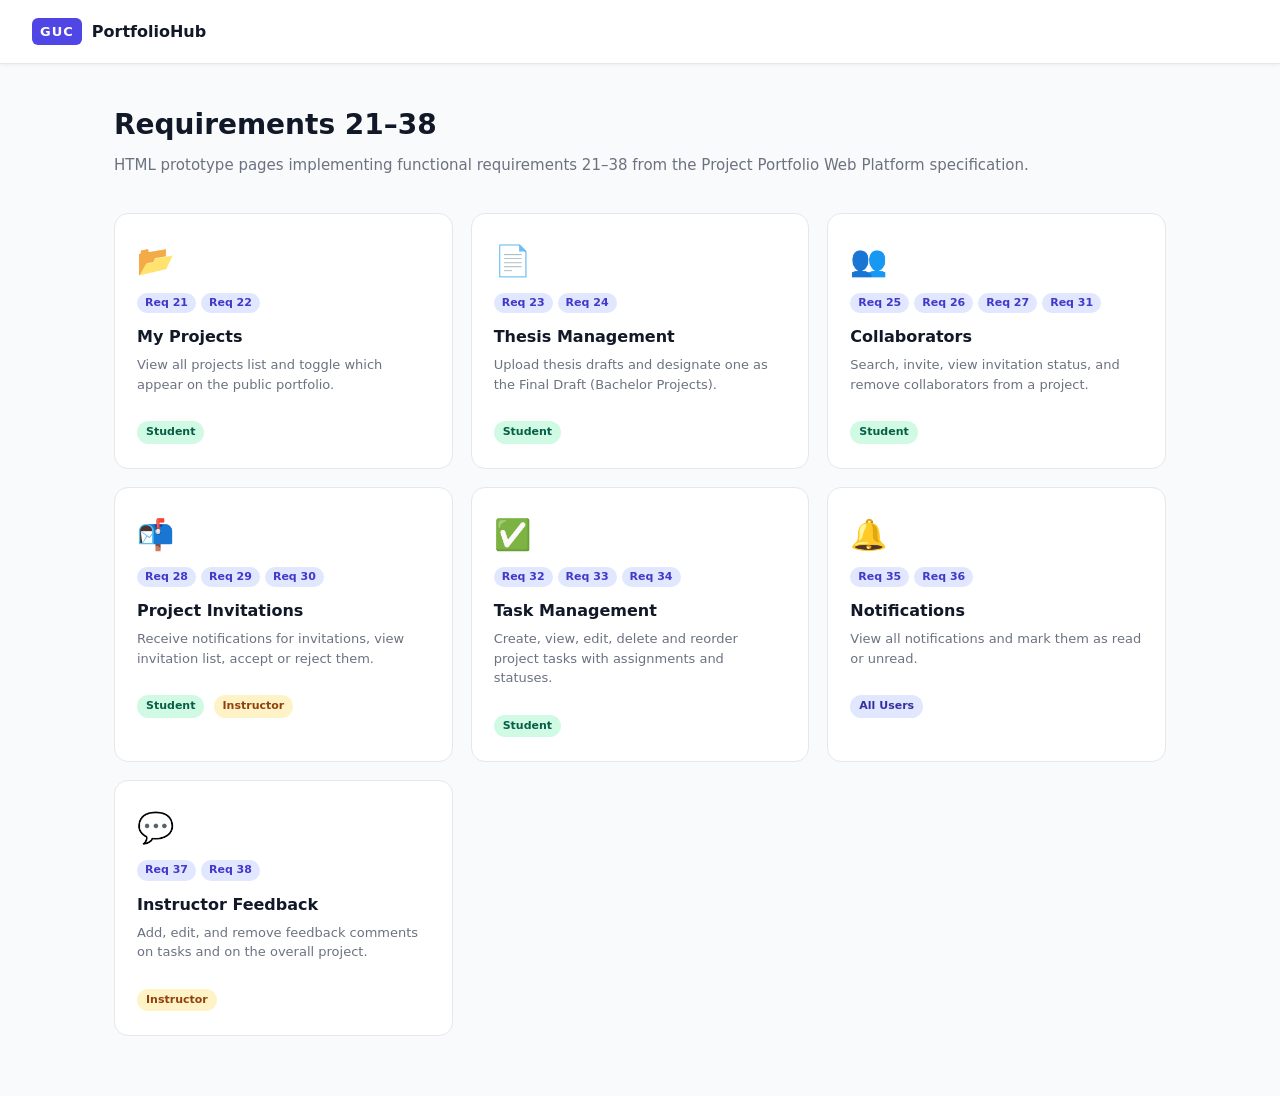
<file: requirements-html/index.html>
<!DOCTYPE html>
<html lang="en">
<head>
<meta charset="UTF-8" />
<meta name="viewport" content="width=device-width, initial-scale=1.0" />
<title>GUC PortfolioHub — Requirements 21–38</title>
<style>
  *,*::before,*::after{box-sizing:border-box}
  body{margin:0;font-family:system-ui,'Segoe UI',Roboto,sans-serif;font-size:16px;line-height:1.5;color:#111827;background:#f9fafb;-webkit-font-smoothing:antialiased}
  .navbar{display:flex;align-items:center;justify-content:space-between;padding:0 32px;height:64px;background:#fff;border-bottom:1px solid #e5e7eb;position:sticky;top:0;z-index:100;box-shadow:0 1px 4px rgba(0,0,0,.06)}
  .navbar__brand{display:flex;align-items:center;gap:10px;text-decoration:none}
  .navbar__logo{background:#4f46e5;color:#fff;font-weight:700;font-size:13px;padding:4px 8px;border-radius:6px;letter-spacing:1px}
  .navbar__title{font-weight:600;font-size:16px;color:#111827}
  .page{max-width:1100px;margin:0 auto;padding:40px 24px 60px}
  h1{font-size:28px;font-weight:700;color:#111827;margin:0 0 8px}
  .sub{font-size:15px;color:#6b7280;margin:0 0 36px}
  .grid{display:grid;grid-template-columns:repeat(auto-fill,minmax(280px,1fr));gap:18px}
  .card{background:#fff;border:1px solid #e5e7eb;border-radius:14px;padding:24px 22px;text-decoration:none;color:inherit;transition:box-shadow .15s,transform .1s;display:block}
  .card:hover{box-shadow:0 4px 20px rgba(0,0,0,.09);transform:translateY(-2px)}
  .card__reqs{display:flex;flex-wrap:wrap;gap:5px;margin-bottom:12px}
  .badge{font-size:11px;font-weight:600;background:#e0e7ff;color:#4338ca;padding:2px 8px;border-radius:99px}
  .card h3{font-size:16px;font-weight:600;color:#111827;margin:0 0 6px}
  .card p{font-size:13px;color:#6b7280;margin:0}
  .card__icon{font-size:30px;margin-bottom:10px}
  .tag{display:inline-block;font-size:11px;font-weight:600;padding:3px 9px;border-radius:99px;margin-right:4px}
  .tag--student{background:#d1fae5;color:#065f46}
  .tag--instructor{background:#fef3c7;color:#92400e}
  .tag--all{background:#e0e7ff;color:#3730a3}
</style>
</head>
<body>
<nav class="navbar">
  <a href="index.html" class="navbar__brand">
    <span class="navbar__logo">GUC</span>
    <span class="navbar__title">PortfolioHub</span>
  </a>
</nav>
<div class="page">
  <h1>Requirements 21–38</h1>
  <p class="sub">HTML prototype pages implementing functional requirements 21–38 from the Project Portfolio Web Platform specification.</p>
  <div class="grid">

    <a href="student-projects.html" class="card">
      <div class="card__icon">📂</div>
      <div class="card__reqs">
        <span class="badge">Req 21</span>
        <span class="badge">Req 22</span>
      </div>
      <h3>My Projects</h3>
      <p>View all projects list and toggle which appear on the public portfolio.</p>
      <br><span class="tag tag--student">Student</span>
    </a>

    <a href="thesis.html" class="card">
      <div class="card__icon">📄</div>
      <div class="card__reqs">
        <span class="badge">Req 23</span>
        <span class="badge">Req 24</span>
      </div>
      <h3>Thesis Management</h3>
      <p>Upload thesis drafts and designate one as the Final Draft (Bachelor Projects).</p>
      <br><span class="tag tag--student">Student</span>
    </a>

    <a href="collaborators.html" class="card">
      <div class="card__icon">👥</div>
      <div class="card__reqs">
        <span class="badge">Req 25</span>
        <span class="badge">Req 26</span>
        <span class="badge">Req 27</span>
        <span class="badge">Req 31</span>
      </div>
      <h3>Collaborators</h3>
      <p>Search, invite, view invitation status, and remove collaborators from a project.</p>
      <br><span class="tag tag--student">Student</span>
    </a>

    <a href="invitations.html" class="card">
      <div class="card__icon">📬</div>
      <div class="card__reqs">
        <span class="badge">Req 28</span>
        <span class="badge">Req 29</span>
        <span class="badge">Req 30</span>
      </div>
      <h3>Project Invitations</h3>
      <p>Receive notifications for invitations, view invitation list, accept or reject them.</p>
      <br><span class="tag tag--student">Student</span>
      <span class="tag tag--instructor">Instructor</span>
    </a>

    <a href="tasks.html" class="card">
      <div class="card__icon">✅</div>
      <div class="card__reqs">
        <span class="badge">Req 32</span>
        <span class="badge">Req 33</span>
        <span class="badge">Req 34</span>
      </div>
      <h3>Task Management</h3>
      <p>Create, view, edit, delete and reorder project tasks with assignments and statuses.</p>
      <br><span class="tag tag--student">Student</span>
    </a>

    <a href="notifications.html" class="card">
      <div class="card__icon">🔔</div>
      <div class="card__reqs">
        <span class="badge">Req 35</span>
        <span class="badge">Req 36</span>
      </div>
      <h3>Notifications</h3>
      <p>View all notifications and mark them as read or unread.</p>
      <br><span class="tag tag--all">All Users</span>
    </a>

    <a href="instructor-feedback.html" class="card">
      <div class="card__icon">💬</div>
      <div class="card__reqs">
        <span class="badge">Req 37</span>
        <span class="badge">Req 38</span>
      </div>
      <h3>Instructor Feedback</h3>
      <p>Add, edit, and remove feedback comments on tasks and on the overall project.</p>
      <br><span class="tag tag--instructor">Instructor</span>
    </a>

  </div>
</div>
</body>
</html>
</file>
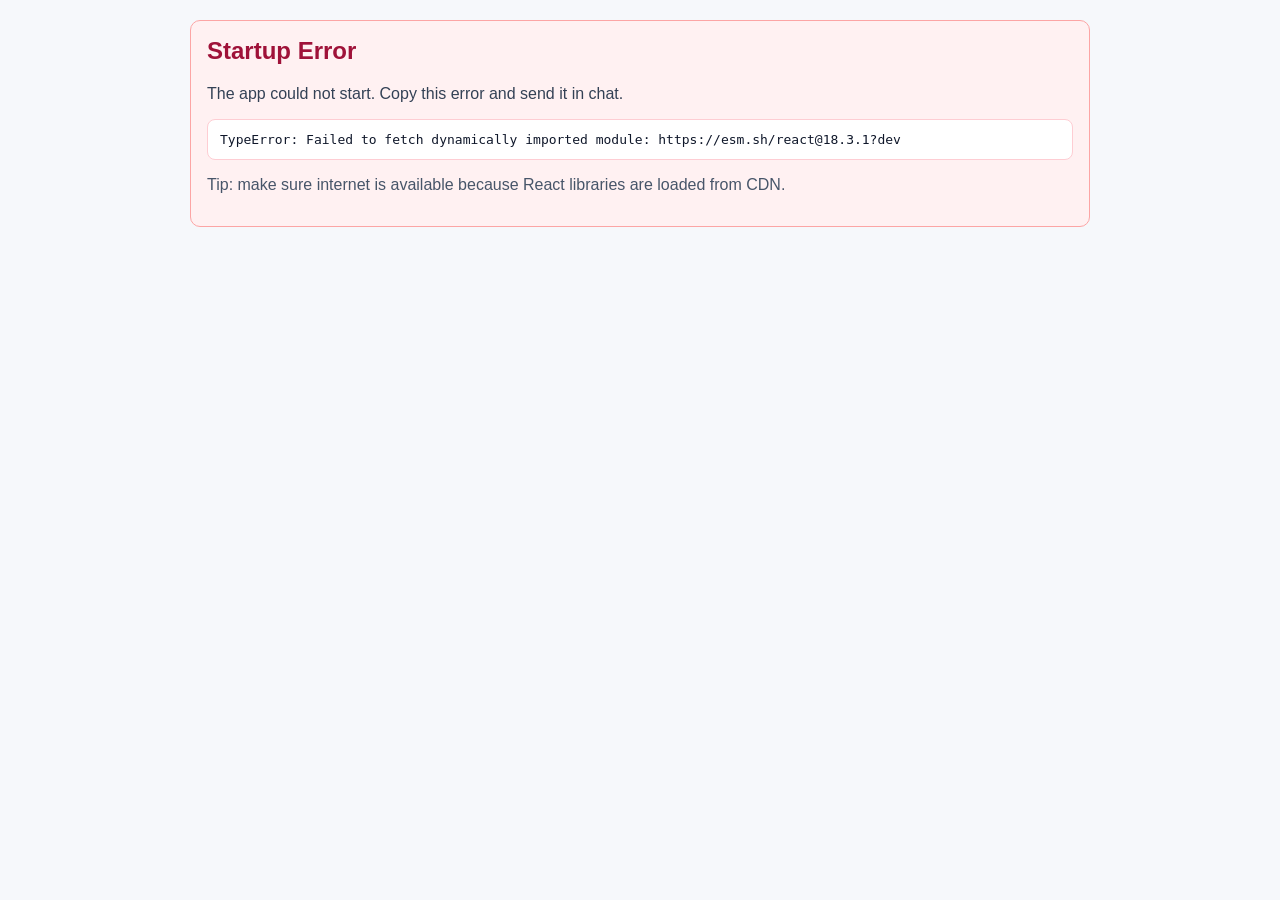
<file: SE/index.html>
<!doctype html>
<html lang="en">
  <head>
    <meta charset="UTF-8" />
    <meta name="viewport" content="width=device-width, initial-scale=1.0" />
    <title>GUC Project Portfolio - MS2</title>
    <link rel="stylesheet" href="./src/styles.css" />
    <script type="importmap">
      {
        "imports": {
          "react": "https://esm.sh/react@18.3.1?dev",
          "react-dom/client": "https://esm.sh/react-dom@18.3.1/client?dev&deps=react@18.3.1",
          "react-router-dom": "https://esm.sh/react-router-dom@6.30.1?dev&deps=react@18.3.1,react-dom@18.3.1",
          "htm": "https://esm.sh/htm@3.1.1"
        }
      }
    </script>
  </head>
  <body>
    <div id="root"></div>
    <script type="module" src="./src/main.js"></script>
  </body>
</html>
</file>
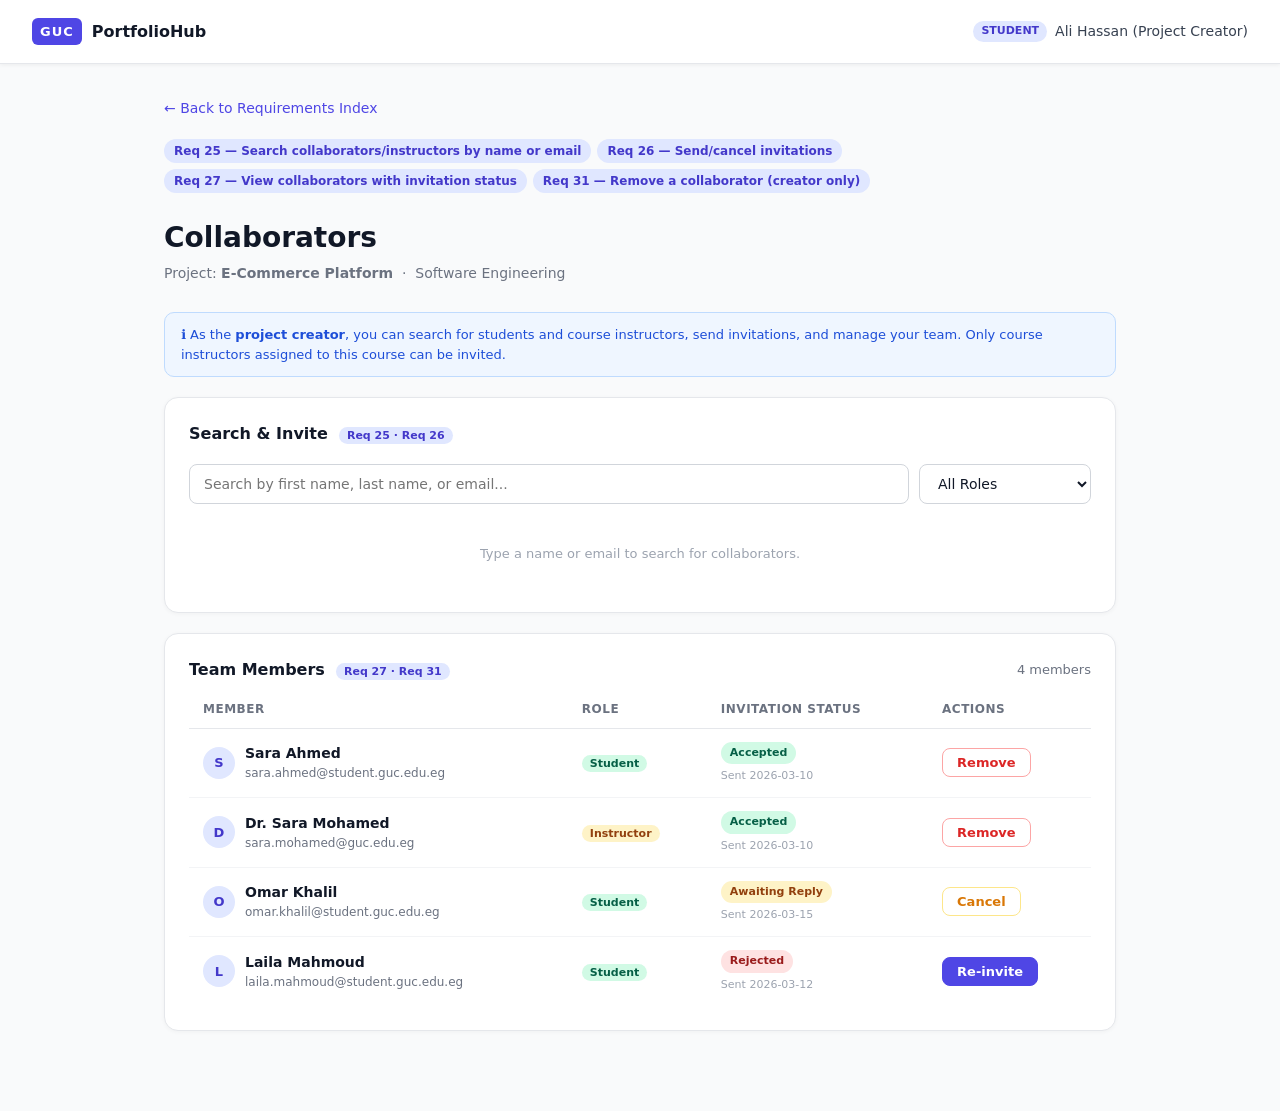
<file: requirements-html/collaborators.html>
<!DOCTYPE html>
<html lang="en">
<head>
<meta charset="UTF-8" />
<meta name="viewport" content="width=device-width, initial-scale=1.0" />
<title>Collaborators — GUC PortfolioHub</title>
<style>
  *,*::before,*::after{box-sizing:border-box}
  body{margin:0;font-family:system-ui,'Segoe UI',Roboto,sans-serif;font-size:16px;line-height:1.5;color:#111827;background:#f9fafb;-webkit-font-smoothing:antialiased}
  .navbar{display:flex;align-items:center;justify-content:space-between;padding:0 32px;height:64px;background:#fff;border-bottom:1px solid #e5e7eb;position:sticky;top:0;z-index:100;box-shadow:0 1px 4px rgba(0,0,0,.06)}
  .navbar__brand{display:flex;align-items:center;gap:10px;text-decoration:none}
  .navbar__logo{background:#4f46e5;color:#fff;font-weight:700;font-size:13px;padding:4px 8px;border-radius:6px;letter-spacing:1px}
  .navbar__title{font-weight:600;font-size:16px;color:#111827}
  .navbar__badge{font-size:11px;font-weight:600;text-transform:uppercase;padding:2px 8px;border-radius:99px;background:#e0e7ff;color:#4338ca}
  .navbar__name{font-size:14px;font-weight:500;color:#374151}
  .page{max-width:1000px;margin:0 auto;padding:32px 24px 60px}
  .back{display:inline-flex;align-items:center;gap:6px;font-size:14px;color:#4f46e5;text-decoration:none;font-weight:500;margin-bottom:20px}
  .back:hover{text-decoration:underline}
  .req-tags{display:flex;gap:6px;flex-wrap:wrap;margin-bottom:24px}
  .req-tag{font-size:12px;font-weight:600;background:#e0e7ff;color:#4338ca;padding:3px 10px;border-radius:99px}
  .dash-header{margin-bottom:28px}
  .dash-title{font-size:28px;font-weight:700;color:#111827;margin:0 0 4px}
  .dash-sub{font-size:14px;color:#6b7280;margin:0}
  .btn{display:inline-flex;align-items:center;justify-content:center;gap:6px;padding:10px 20px;border-radius:8px;font-size:14px;font-weight:600;cursor:pointer;border:1.5px solid transparent;transition:all .15s;font-family:inherit}
  .btn--primary{background:#4f46e5;color:#fff;border-color:#4f46e5}
  .btn--primary:hover{background:#4338ca}
  .btn--outline{background:#fff;color:#374151;border-color:#d1d5db}
  .btn--outline:hover{background:#f9fafb}
  .btn--danger{background:#fff;color:#dc2626;border-color:#fca5a5}
  .btn--danger:hover{background:#fee2e2}
  .btn--warn{background:#fff;color:#d97706;border-color:#fde68a}
  .btn--warn:hover{background:#fffbeb}
  .btn--sm{padding:6px 14px;font-size:13px}
  .card{background:#fff;border:1px solid #e5e7eb;border-radius:14px;padding:24px;box-shadow:0 1px 4px rgba(0,0,0,.04);margin-bottom:20px}
  .card-header-row{display:flex;align-items:center;justify-content:space-between;margin-bottom:18px;flex-wrap:wrap;gap:10px}
  .card-title{font-size:16px;font-weight:600;color:#111827;margin:0}
  /* Search */
  .search-row{display:flex;gap:10px;margin-bottom:16px;flex-wrap:wrap}
  .search-input{flex:1;min-width:200px;border:1.5px solid #d1d5db;border-radius:8px;padding:10px 14px;font-size:14px;color:#111827;outline:none;font-family:inherit;transition:border-color .15s}
  .search-input:focus{border-color:#6366f1;box-shadow:0 0 0 3px rgba(99,102,241,.1)}
  .search-select{border:1.5px solid #d1d5db;border-radius:8px;padding:10px 14px;font-size:14px;color:#111827;outline:none;font-family:inherit;background:#fff}
  /* User result card */
  .user-result{display:flex;align-items:center;justify-content:space-between;padding:12px 0;border-bottom:1px solid #f3f4f6;gap:10px;flex-wrap:wrap}
  .user-result:last-child{border-bottom:none}
  .user-avatar{width:38px;height:38px;border-radius:50%;background:#e0e7ff;display:flex;align-items:center;justify-content:center;font-weight:700;font-size:15px;color:#4338ca;flex-shrink:0}
  .user-info{flex:1;min-width:0}
  .user-name{font-weight:600;color:#111827;font-size:14px}
  .user-email{font-size:12px;color:#6b7280}
  .user-role-tag{font-size:11px;font-weight:600;padding:2px 8px;border-radius:99px}
  .role--student{background:#d1fae5;color:#065f46}
  .role--instructor{background:#fef3c7;color:#92400e}
  /* Collaborator table */
  .collab-table{width:100%;border-collapse:collapse}
  .collab-table th{text-align:left;font-size:12px;font-weight:600;text-transform:uppercase;letter-spacing:.5px;color:#6b7280;padding:0 14px 10px;border-bottom:1px solid #e5e7eb}
  .collab-table td{padding:12px 14px;border-bottom:1px solid #f3f4f6;vertical-align:middle;font-size:14px}
  .collab-table tr:last-child td{border-bottom:none}
  /* Status badges */
  .status{display:inline-block;font-size:11px;font-weight:600;padding:3px 9px;border-radius:99px}
  .status--accepted{background:#d1fae5;color:#065f46}
  .status--rejected{background:#fee2e2;color:#991b1b}
  .status--pending{background:#fef3c7;color:#92400e}
  .status--unsent{background:#f3f4f6;color:#6b7280}
  .no-results{text-align:center;padding:24px;color:#9ca3af;font-size:13px}
  /* Toast */
  .toast{position:fixed;bottom:24px;right:24px;padding:12px 20px;border-radius:10px;font-size:14px;font-weight:500;box-shadow:0 4px 16px rgba(0,0,0,.12);z-index:999;transform:translateY(80px);opacity:0;transition:all .3s}
  .toast.show{transform:translateY(0);opacity:1}
  .toast--success{background:#10b981;color:#fff}
  .toast--info{background:#3b82f6;color:#fff}
  .toast--warn{background:#f59e0b;color:#fff}
  .actions-row{display:flex;gap:6px}
  .info-banner{background:#eff6ff;border:1px solid #bfdbfe;border-radius:10px;padding:12px 16px;font-size:13px;color:#1d4ed8;margin-bottom:20px}
</style>
</head>
<body>
<nav class="navbar">
  <a href="index.html" class="navbar__brand">
    <span class="navbar__logo">GUC</span>
    <span class="navbar__title">PortfolioHub</span>
  </a>
  <div style="display:flex;align-items:center;gap:8px">
    <span class="navbar__badge">Student</span>
    <span class="navbar__name">Ali Hassan (Project Creator)</span>
  </div>
</nav>

<div class="page">
  <a href="index.html" class="back">← Back to Requirements Index</a>

  <div class="req-tags">
    <span class="req-tag">Req 25 — Search collaborators/instructors by name or email</span>
    <span class="req-tag">Req 26 — Send/cancel invitations</span>
    <span class="req-tag">Req 27 — View collaborators with invitation status</span>
    <span class="req-tag">Req 31 — Remove a collaborator (creator only)</span>
  </div>

  <div class="dash-header">
    <h1 class="dash-title">Collaborators</h1>
    <p class="dash-sub">Project: <strong>E-Commerce Platform</strong> &nbsp;·&nbsp; Software Engineering</p>
  </div>

  <div class="info-banner">
    ℹ️ As the <strong>project creator</strong>, you can search for students and course instructors, send invitations, and manage your team. Only course instructors assigned to this course can be invited.
  </div>

  <!-- Search (Req 25) -->
  <div class="card">
    <div class="card-header-row">
      <h2 class="card-title">Search & Invite &nbsp;<span style="font-size:11px;background:#e0e7ff;color:#4338ca;padding:2px 8px;border-radius:99px">Req 25 · Req 26</span></h2>
    </div>
    <div class="search-row">
      <input class="search-input" id="searchInput" type="text" placeholder="Search by first name, last name, or email..." oninput="filterUsers()">
      <select class="search-select" id="roleFilter" onchange="filterUsers()">
        <option value="">All Roles</option>
        <option value="student">Student</option>
        <option value="instructor">Course Instructor</option>
      </select>
    </div>
    <div id="searchResults"></div>
  </div>

  <!-- Current collaborators (Req 27 + Req 31) -->
  <div class="card">
    <div class="card-header-row">
      <h2 class="card-title">Team Members &nbsp;<span style="font-size:11px;background:#e0e7ff;color:#4338ca;padding:2px 8px;border-radius:99px">Req 27 · Req 31</span></h2>
      <span style="font-size:13px;color:#6b7280" id="memberCount"></span>
    </div>
    <table class="collab-table">
      <thead>
        <tr>
          <th>Member</th>
          <th>Role</th>
          <th>Invitation Status</th>
          <th>Actions</th>
        </tr>
      </thead>
      <tbody id="collabTbody"></tbody>
    </table>
    <div id="emptyCollab" style="text-align:center;padding:32px;color:#9ca3af;display:none">
      <div style="font-size:32px;margin-bottom:8px">👥</div>
      <div style="font-weight:600">No team members yet</div>
      <div style="font-size:13px">Search and invite collaborators above.</div>
    </div>
  </div>
</div>

<div class="toast" id="toast"></div>

<script>
const ALL_USERS = [
  {id:'s2',role:'student',firstName:'Sara',lastName:'Ahmed',email:'sara.ahmed@student.guc.edu.eg'},
  {id:'s3',role:'student',firstName:'Omar',lastName:'Khalil',email:'omar.khalil@student.guc.edu.eg'},
  {id:'s4',role:'student',firstName:'Laila',lastName:'Mahmoud',email:'laila.mahmoud@student.guc.edu.eg'},
  {id:'s5',role:'student',firstName:'Hassan',lastName:'Ibrahim',email:'hassan.ibrahim@student.guc.edu.eg'},
  {id:'i1',role:'instructor',firstName:'Dr. Sara',lastName:'Mohamed',email:'sara.mohamed@guc.edu.eg'},
  {id:'i2',role:'instructor',firstName:'Dr. Karim',lastName:'Abdelaziz',email:'karim.abdelaziz@guc.edu.eg'},
  {id:'i3',role:'instructor',firstName:'Dr. Aya',lastName:'Salama',email:'aya.salama@guc.edu.eg'},
];

let invitations = [
  {userId:'s2',status:'accepted',sentAt:'2026-03-10'},
  {userId:'i1',status:'accepted',sentAt:'2026-03-10'},
  {userId:'s3',status:'pending',sentAt:'2026-03-15'},
  {userId:'s4',status:'rejected',sentAt:'2026-03-12'},
];

function getStatus(userId){
  const inv = invitations.find(i=>i.userId===userId);
  return inv?inv.status:null;
}

function filterUsers(){
  const q = document.getElementById('searchInput').value.toLowerCase().trim();
  const role = document.getElementById('roleFilter').value;
  const results = document.getElementById('searchResults');

  if(!q&&!role){results.innerHTML='<div class="no-results">Type a name or email to search for collaborators.</div>';return;}

  const filtered = ALL_USERS.filter(u=>{
    const matchRole = !role||u.role===role;
    const matchQ = !q||(u.firstName+' '+u.lastName+' '+u.email).toLowerCase().includes(q);
    return matchRole&&matchQ;
  });

  if(filtered.length===0){results.innerHTML='<div class="no-results">No users found matching your search.</div>';return;}

  results.innerHTML = filtered.map(u=>{
    const status = getStatus(u.id);
    const name = u.firstName+' '+u.lastName;
    const initial = u.firstName[0];
    let actionBtn = '';
    if(!status){
      actionBtn = `<button class="btn btn--primary btn--sm" onclick="sendInvite('${u.id}')">Send Invitation</button>`;
    } else if(status==='pending'){
      actionBtn = `<button class="btn btn--warn btn--sm" onclick="cancelInvite('${u.id}')">Cancel Invitation</button>`;
    } else if(status==='accepted'){
      actionBtn = `<button class="btn btn--outline btn--sm" disabled>✓ Joined</button>`;
    } else if(status==='rejected'){
      actionBtn = `<button class="btn btn--primary btn--sm" onclick="sendInvite('${u.id}')">Re-invite</button>`;
    }
    return `
      <div class="user-result">
        <div style="display:flex;align-items:center;gap:12px;flex:1;min-width:0">
          <div class="user-avatar">${initial}</div>
          <div class="user-info">
            <div class="user-name">${name}</div>
            <div class="user-email">${u.email}</div>
          </div>
          <span class="user-role-tag ${u.role==='student'?'role--student':'role--instructor'}">${u.role==='student'?'Student':'Instructor'}</span>
        </div>
        <div style="flex-shrink:0">${actionBtn}</div>
      </div>
    `;
  }).join('');
}

function sendInvite(userId){
  const existing = invitations.find(i=>i.userId===userId);
  if(existing)invitations = invitations.filter(i=>i.userId!==userId);
  invitations.push({userId,status:'pending',sentAt:new Date().toISOString().slice(0,10)});
  const u = ALL_USERS.find(x=>x.id===userId);
  showToast(`Invitation sent to ${u.firstName} ${u.lastName}!`,'success');
  filterUsers();
  renderCollabs();
}

function cancelInvite(userId){
  invitations = invitations.filter(i=>i.userId!==userId);
  const u = ALL_USERS.find(x=>x.id===userId);
  showToast(`Invitation to ${u.firstName} ${u.lastName} cancelled.`,'info');
  filterUsers();
  renderCollabs();
}

function removeMember(userId){
  const u = ALL_USERS.find(x=>x.id===userId);
  if(!confirm(`Remove ${u.firstName} ${u.lastName} from this project?`))return;
  invitations = invitations.filter(i=>i.userId!==userId);
  showToast(`${u.firstName} ${u.lastName} removed from the project.`,'info');
  filterUsers();
  renderCollabs();
}

function renderCollabs(){
  const tbody = document.getElementById('collabTbody');
  const empty = document.getElementById('emptyCollab');
  const count = document.getElementById('memberCount');
  const members = invitations.map(inv=>{
    const u = ALL_USERS.find(x=>x.id===inv.userId);
    return {...inv,user:u};
  }).filter(x=>x.user);

  count.textContent = `${members.length} member${members.length!==1?'s':''}`;

  if(members.length===0){tbody.innerHTML='';empty.style.display='block';return;}
  empty.style.display='none';

  tbody.innerHTML = members.map(m=>{
    const name = m.user.firstName+' '+m.user.lastName;
    const initial = m.user.firstName[0];
    const statusClass = {accepted:'status--accepted',rejected:'status--rejected',pending:'status--pending'}[m.status]||'status--unsent';
    const statusLabel = {accepted:'Accepted',rejected:'Rejected',pending:'Awaiting Reply'}[m.status]||'No Reply';
    return `
      <tr>
        <td>
          <div style="display:flex;align-items:center;gap:10px">
            <div class="user-avatar" style="width:32px;height:32px;font-size:13px">${initial}</div>
            <div>
              <div style="font-weight:600">${name}</div>
              <div style="font-size:12px;color:#6b7280">${m.user.email}</div>
            </div>
          </div>
        </td>
        <td><span class="user-role-tag ${m.user.role==='student'?'role--student':'role--instructor'}">${m.user.role==='student'?'Student':'Instructor'}</span></td>
        <td><span class="status ${statusClass}">${statusLabel}</span><br><span style="font-size:11px;color:#9ca3af">Sent ${m.sentAt}</span></td>
        <td>
          <div class="actions-row">
            ${m.status==='pending'?`<button class="btn btn--warn btn--sm" onclick="cancelInvite('${m.userId}')">Cancel</button>`:''}
            ${m.status==='accepted'?`<button class="btn btn--danger btn--sm" onclick="removeMember('${m.userId}')">Remove</button>`:''}
            ${m.status==='rejected'?`<button class="btn btn--primary btn--sm" onclick="sendInvite('${m.userId}')">Re-invite</button>`:''}
          </div>
        </td>
      </tr>
    `;
  }).join('');
}

function showToast(msg,type='success'){
  const t=document.getElementById('toast');
  t.textContent=msg;
  t.className=`toast toast--${type} show`;
  setTimeout(()=>t.className='toast',3500);
}

// Init
document.getElementById('searchResults').innerHTML='<div class="no-results">Type a name or email to search for collaborators.</div>';
renderCollabs();
</script>
</body>
</html>
</file>
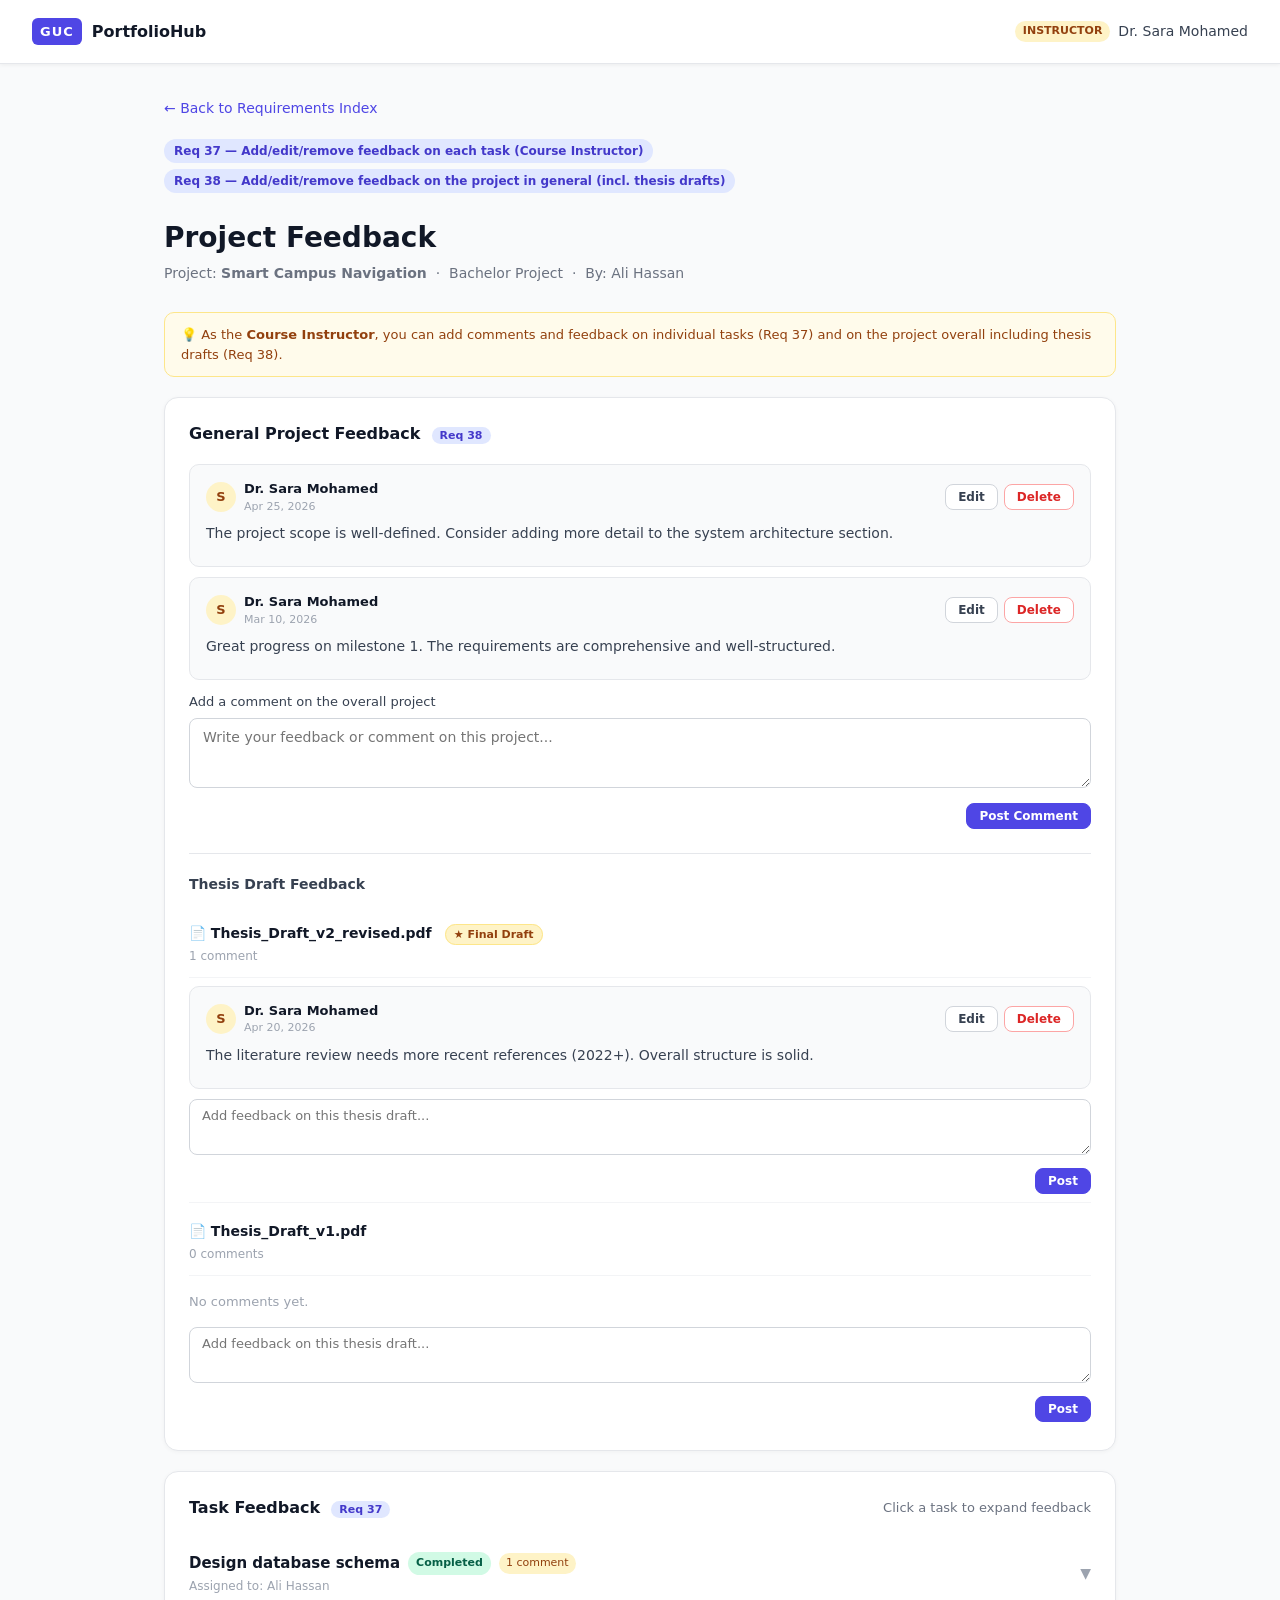
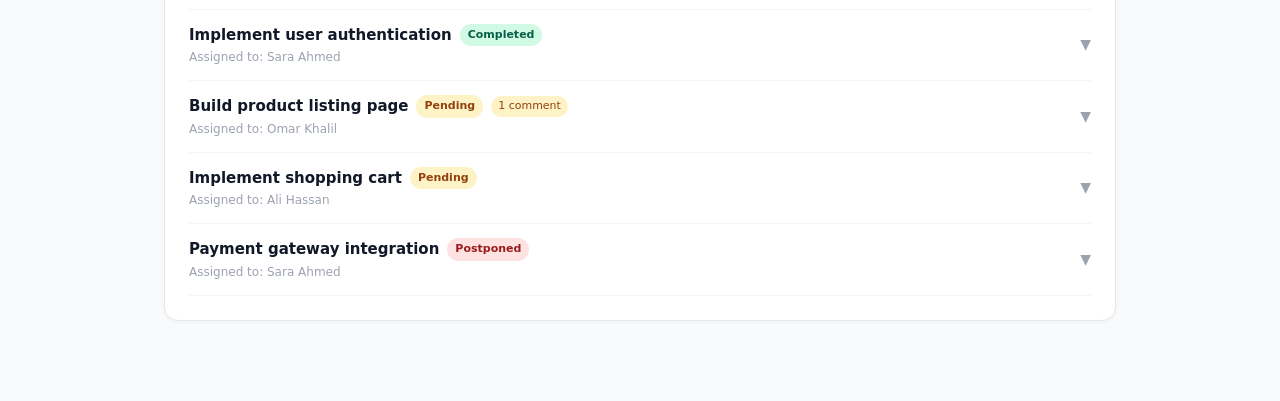
<file: requirements-html/instructor-feedback.html>
<!DOCTYPE html>
<html lang="en">
<head>
<meta charset="UTF-8" />
<meta name="viewport" content="width=device-width, initial-scale=1.0" />
<title>Instructor Feedback — GUC PortfolioHub</title>
<style>
  *,*::before,*::after{box-sizing:border-box}
  body{margin:0;font-family:system-ui,'Segoe UI',Roboto,sans-serif;font-size:16px;line-height:1.5;color:#111827;background:#f9fafb;-webkit-font-smoothing:antialiased}
  .navbar{display:flex;align-items:center;justify-content:space-between;padding:0 32px;height:64px;background:#fff;border-bottom:1px solid #e5e7eb;position:sticky;top:0;z-index:100;box-shadow:0 1px 4px rgba(0,0,0,.06)}
  .navbar__brand{display:flex;align-items:center;gap:10px;text-decoration:none}
  .navbar__logo{background:#4f46e5;color:#fff;font-weight:700;font-size:13px;padding:4px 8px;border-radius:6px;letter-spacing:1px}
  .navbar__title{font-weight:600;font-size:16px;color:#111827}
  .navbar__badge{font-size:11px;font-weight:600;text-transform:uppercase;padding:2px 8px;border-radius:99px;background:#fef3c7;color:#92400e}
  .navbar__name{font-size:14px;font-weight:500;color:#374151}
  .page{max-width:1000px;margin:0 auto;padding:32px 24px 60px}
  .back{display:inline-flex;align-items:center;gap:6px;font-size:14px;color:#4f46e5;text-decoration:none;font-weight:500;margin-bottom:20px}
  .back:hover{text-decoration:underline}
  .req-tags{display:flex;gap:6px;flex-wrap:wrap;margin-bottom:24px}
  .req-tag{font-size:12px;font-weight:600;background:#e0e7ff;color:#4338ca;padding:3px 10px;border-radius:99px}
  .dash-header{margin-bottom:28px}
  .dash-title{font-size:28px;font-weight:700;color:#111827;margin:0 0 4px}
  .dash-sub{font-size:14px;color:#6b7280;margin:0}
  .btn{display:inline-flex;align-items:center;justify-content:center;gap:6px;padding:9px 18px;border-radius:8px;font-size:13px;font-weight:600;cursor:pointer;border:1.5px solid transparent;transition:all .15s;font-family:inherit}
  .btn--primary{background:#4f46e5;color:#fff;border-color:#4f46e5}
  .btn--primary:hover{background:#4338ca}
  .btn--outline{background:#fff;color:#374151;border-color:#d1d5db}
  .btn--outline:hover{background:#f9fafb}
  .btn--danger{background:#fff;color:#dc2626;border-color:#fca5a5}
  .btn--danger:hover{background:#fee2e2}
  .btn--sm{padding:5px 12px;font-size:12px}
  .card{background:#fff;border:1px solid #e5e7eb;border-radius:14px;padding:24px;box-shadow:0 1px 4px rgba(0,0,0,.04);margin-bottom:20px}
  .card-header-row{display:flex;align-items:center;justify-content:space-between;margin-bottom:18px;flex-wrap:wrap;gap:10px}
  .card-title{font-size:16px;font-weight:600;color:#111827;margin:0}
  /* Comment */
  .comment{background:#f9fafb;border:1px solid #e5e7eb;border-radius:10px;padding:14px 16px;margin-bottom:10px}
  .comment--editing{background:#fff;border-color:#6366f1;box-shadow:0 0 0 3px rgba(99,102,241,.1)}
  .comment__header{display:flex;align-items:center;justify-content:space-between;margin-bottom:8px;flex-wrap:wrap;gap:6px}
  .comment__author{display:flex;align-items:center;gap:8px}
  .comment__avatar{width:30px;height:30px;border-radius:50%;background:#fef3c7;display:flex;align-items:center;justify-content:center;font-size:13px;font-weight:700;color:#92400e;flex-shrink:0}
  .comment__name{font-size:13px;font-weight:600;color:#111827}
  .comment__time{font-size:11px;color:#9ca3af}
  .comment__text{font-size:14px;color:#374151;line-height:1.5;margin-bottom:8px}
  .comment__actions{display:flex;gap:6px}
  .comment__edit-area{width:100%;border:1.5px solid #6366f1;border-radius:8px;padding:10px 13px;font-size:14px;color:#111827;outline:none;font-family:inherit;resize:vertical;min-height:70px;margin-bottom:8px}
  /* Task accordion */
  .task-header{display:flex;align-items:center;justify-content:space-between;padding:14px 0;cursor:pointer;border-bottom:1px solid #f3f4f6;gap:10px}
  .task-header:last-of-type{border-bottom:none}
  .task-header__info{flex:1}
  .task-header__title{font-weight:600;font-size:15px;color:#111827}
  .task-header__meta{font-size:12px;color:#9ca3af;margin-top:2px}
  .task-header__arrow{color:#9ca3af;font-size:14px;transition:transform .2s;flex-shrink:0}
  .task-header__arrow.open{transform:rotate(180deg)}
  .task-body-wrap{display:none;padding:12px 0 0}
  .task-body-wrap.open{display:block}
  /* Status tags */
  .status{display:inline-block;font-size:11px;font-weight:600;padding:3px 8px;border-radius:99px}
  .status--pending{background:#fef3c7;color:#92400e}
  .status--completed{background:#d1fae5;color:#065f46}
  .status--postponed{background:#fee2e2;color:#991b1b}
  /* Add comment area */
  .add-comment{margin-top:12px}
  .add-comment textarea{width:100%;border:1.5px solid #d1d5db;border-radius:8px;padding:10px 13px;font-size:14px;color:#111827;outline:none;font-family:inherit;resize:vertical;min-height:70px;transition:border-color .15s;background:#fff}
  .add-comment textarea:focus{border-color:#6366f1;box-shadow:0 0 0 3px rgba(99,102,241,.1)}
  /* Thesis section */
  .thesis-item{display:flex;align-items:center;justify-content:space-between;padding:12px 0;border-bottom:1px solid #f3f4f6;gap:10px;flex-wrap:wrap}
  .thesis-item:last-child{border-bottom:none}
  .thesis-final-tag{background:#fef3c7;color:#92400e;border:1px solid #fde68a;font-size:11px;font-weight:700;padding:3px 8px;border-radius:99px}
  /* Toast */
  .toast{position:fixed;bottom:24px;right:24px;padding:12px 20px;border-radius:10px;font-size:14px;font-weight:500;box-shadow:0 4px 16px rgba(0,0,0,.12);z-index:999;transform:translateY(80px);opacity:0;transition:all .3s}
  .toast.show{transform:translateY(0);opacity:1}
  .toast--success{background:#10b981;color:#fff}
  .toast--info{background:#3b82f6;color:#fff}
  .info-banner{background:#fffbeb;border:1px solid #fde68a;border-radius:10px;padding:12px 16px;font-size:13px;color:#92400e;margin-bottom:20px}
</style>
</head>
<body>
<nav class="navbar">
  <a href="index.html" class="navbar__brand">
    <span class="navbar__logo">GUC</span>
    <span class="navbar__title">PortfolioHub</span>
  </a>
  <div style="display:flex;align-items:center;gap:8px">
    <span class="navbar__badge">Instructor</span>
    <span class="navbar__name">Dr. Sara Mohamed</span>
  </div>
</nav>

<div class="page">
  <a href="index.html" class="back">← Back to Requirements Index</a>

  <div class="req-tags">
    <span class="req-tag">Req 37 — Add/edit/remove feedback on each task (Course Instructor)</span>
    <span class="req-tag">Req 38 — Add/edit/remove feedback on the project in general (incl. thesis drafts)</span>
  </div>

  <div class="dash-header">
    <h1 class="dash-title">Project Feedback</h1>
    <p class="dash-sub">Project: <strong>Smart Campus Navigation</strong> &nbsp;·&nbsp; Bachelor Project &nbsp;·&nbsp; By: Ali Hassan</p>
  </div>

  <div class="info-banner">
    💡 As the <strong>Course Instructor</strong>, you can add comments and feedback on individual tasks (Req 37) and on the project overall including thesis drafts (Req 38).
  </div>

  <!-- Project-level feedback (Req 38) -->
  <div class="card">
    <div class="card-header-row">
      <h2 class="card-title">General Project Feedback &nbsp;<span style="font-size:11px;background:#e0e7ff;color:#4338ca;padding:2px 8px;border-radius:99px">Req 38</span></h2>
    </div>

    <div id="projectComments"></div>

    <div class="add-comment">
      <label style="font-size:13px;font-weight:500;color:#374151;display:block;margin-bottom:6px">Add a comment on the overall project</label>
      <textarea id="projCommentInput" placeholder="Write your feedback or comment on this project..."></textarea>
      <div style="margin-top:8px;display:flex;justify-content:flex-end">
        <button class="btn btn--primary btn--sm" onclick="addComment('project','projCommentInput')">Post Comment</button>
      </div>
    </div>

    <!-- Thesis drafts sub-section -->
    <div style="margin-top:24px;padding-top:20px;border-top:1px solid #e5e7eb">
      <h3 style="font-size:14px;font-weight:600;color:#374151;margin:0 0 14px">Thesis Draft Feedback</h3>
      <div id="thesisList"></div>
    </div>
  </div>

  <!-- Task feedback (Req 37) -->
  <div class="card">
    <div class="card-header-row">
      <h2 class="card-title">Task Feedback &nbsp;<span style="font-size:11px;background:#e0e7ff;color:#4338ca;padding:2px 8px;border-radius:99px">Req 37</span></h2>
      <span style="font-size:13px;color:#6b7280">Click a task to expand feedback</span>
    </div>
    <div id="taskAccordion"></div>
  </div>
</div>

<div class="toast" id="toast"></div>

<script>
const INSTRUCTOR = {name:'Dr. Sara Mohamed',avatar:'S'};

let state = {
  projectComments: [
    {id:'pc1',text:'The project scope is well-defined. Consider adding more detail to the system architecture section.',author:'Dr. Sara Mohamed',avatar:'S',time:'Apr 25, 2026',editing:false},
    {id:'pc2',text:'Great progress on milestone 1. The requirements are comprehensive and well-structured.',author:'Dr. Sara Mohamed',avatar:'S',time:'Mar 10, 2026',editing:false},
  ],
  thesisDrafts: [
    {id:'td1',name:'Thesis_Draft_v2_revised.pdf',isFinal:true,comments:[
      {id:'tdc1',text:'The literature review needs more recent references (2022+). Overall structure is solid.',author:'Dr. Sara Mohamed',avatar:'S',time:'Apr 20, 2026',editing:false},
    ]},
    {id:'td2',name:'Thesis_Draft_v1.pdf',isFinal:false,comments:[]},
  ],
  tasks: [
    {id:'t1',title:'Design database schema',status:'completed',assignee:'Ali Hassan',comments:[
      {id:'tc1',text:'The schema looks good. Consider adding indexes on frequently queried columns.',author:'Dr. Sara Mohamed',avatar:'S',time:'Mar 20, 2026',editing:false},
    ]},
    {id:'t2',title:'Implement user authentication',status:'completed',assignee:'Sara Ahmed',comments:[]},
    {id:'t3',title:'Build product listing page',status:'pending',assignee:'Omar Khalil',comments:[
      {id:'tc2',text:'Make sure to add pagination for better performance.',author:'Dr. Sara Mohamed',avatar:'S',time:'Apr 5, 2026',editing:false},
    ]},
    {id:'t4',title:'Implement shopping cart',status:'pending',assignee:'Ali Hassan',comments:[]},
    {id:'t5',title:'Payment gateway integration',status:'postponed',assignee:'Sara Ahmed',comments:[]},
  ],
  openTasks: {},
};

function genId(){return 'c'+Date.now()+Math.random().toString(36).slice(2,6);}

// ── Project comments ──────────────────────────────────────────────
function addComment(type,inputId,extraId){
  const input = document.getElementById(inputId);
  const text = input.value.trim();
  if(!text){showToast('Please write a comment before posting.','info');return;}
  const comment = {id:genId(),text,author:INSTRUCTOR.name,avatar:INSTRUCTOR.avatar,time:new Date().toLocaleDateString('en-GB',{day:'numeric',month:'short',year:'numeric'}),editing:false};
  if(type==='project'){state.projectComments.push(comment);}
  else if(type==='thesis'){const td=state.thesisDrafts.find(d=>d.id===extraId);if(td)td.comments.push(comment);}
  else if(type==='task'){const t=state.tasks.find(t=>t.id===extraId);if(t)t.comments.push(comment);}
  input.value='';
  showToast('Comment posted!','success');
  render();
}

function startEdit(type,commentId,parentId){
  const c=findComment(type,commentId,parentId);if(!c)return;
  c.editing=true;
  render();
  setTimeout(()=>{const el=document.getElementById('edit_'+commentId);if(el){el.focus();el.setSelectionRange(el.value.length,el.value.length);}},50);
}

function saveEdit(type,commentId,parentId){
  const el=document.getElementById('edit_'+commentId);
  const c=findComment(type,commentId,parentId);
  if(!c||!el)return;
  const text=el.value.trim();
  if(!text){showToast('Comment cannot be empty.','info');return;}
  c.text=text;c.editing=false;
  showToast('Comment updated!','success');render();
}

function cancelEdit(type,commentId,parentId){
  const c=findComment(type,commentId,parentId);if(!c)return;
  c.editing=false;render();
}

function deleteComment(type,commentId,parentId){
  if(!confirm('Delete this comment?'))return;
  if(type==='project'){state.projectComments=state.projectComments.filter(c=>c.id!==commentId);}
  else if(type==='thesis'){const td=state.thesisDrafts.find(d=>d.id===parentId);if(td)td.comments=td.comments.filter(c=>c.id!==commentId);}
  else if(type==='task'){const t=state.tasks.find(t=>t.id===parentId);if(t)t.comments=t.comments.filter(c=>c.id!==commentId);}
  showToast('Comment deleted.','info');render();
}

function findComment(type,commentId,parentId){
  if(type==='project')return state.projectComments.find(c=>c.id===commentId);
  if(type==='thesis'){const td=state.thesisDrafts.find(d=>d.id===parentId);return td?td.comments.find(c=>c.id===commentId):null;}
  if(type==='task'){const t=state.tasks.find(t=>t.id===parentId);return t?t.comments.find(c=>c.id===commentId):null;}
  return null;
}

function toggleTask(id){state.openTasks[id]=!state.openTasks[id];render();}

function renderCommentBlock(comments,type,parentId){
  if(!comments.length)return '<div style="font-size:13px;color:#9ca3af;padding:8px 0">No comments yet.</div>';
  return comments.map(c=>`
    <div class="comment ${c.editing?'comment--editing':''}">
      <div class="comment__header">
        <div class="comment__author">
          <div class="comment__avatar">${c.avatar}</div>
          <div>
            <div class="comment__name">${c.author}</div>
            <div class="comment__time">${c.time}</div>
          </div>
        </div>
        ${!c.editing?`<div class="comment__actions">
          <button class="btn btn--outline btn--sm" onclick="startEdit('${type}','${c.id}','${parentId||''}')">Edit</button>
          <button class="btn btn--danger btn--sm" onclick="deleteComment('${type}','${c.id}','${parentId||''}')">Delete</button>
        </div>`:''}
      </div>
      ${c.editing?`
        <textarea class="comment__edit-area" id="edit_${c.id}">${escHtml(c.text)}</textarea>
        <div style="display:flex;gap:8px;justify-content:flex-end">
          <button class="btn btn--outline btn--sm" onclick="cancelEdit('${type}','${c.id}','${parentId||''}')">Cancel</button>
          <button class="btn btn--primary btn--sm" onclick="saveEdit('${type}','${c.id}','${parentId||''}')">Save</button>
        </div>
      `:`<div class="comment__text">${escHtml(c.text)}</div>`}
    </div>
  `).join('');
}

function escHtml(s){return s.replace(/&/g,'&amp;').replace(/</g,'&lt;').replace(/>/g,'&gt;');}

function render(){
  // Project comments
  document.getElementById('projectComments').innerHTML=renderCommentBlock(state.projectComments,'project',null);

  // Thesis drafts
  document.getElementById('thesisList').innerHTML=state.thesisDrafts.map(td=>`
    <div>
      <div class="thesis-item">
        <div>
          <span style="font-weight:600;font-size:14px">📄 ${td.name}</span>
          ${td.isFinal?'<span class="thesis-final-tag" style="margin-left:8px">★ Final Draft</span>':''}
          <div style="font-size:12px;color:#9ca3af;margin-top:2px">${td.comments.length} comment${td.comments.length!==1?'s':''}</div>
        </div>
      </div>
      <div style="padding:8px 0 4px">
        ${renderCommentBlock(td.comments,'thesis',td.id)}
        <div class="add-comment" style="margin-top:8px">
          <textarea id="thesis_input_${td.id}" placeholder="Add feedback on this thesis draft..." style="min-height:56px;font-size:13px;width:100%;border:1.5px solid #d1d5db;border-radius:8px;padding:8px 12px;outline:none;font-family:inherit;resize:vertical;background:#fff"></textarea>
          <div style="margin-top:6px;display:flex;justify-content:flex-end">
            <button class="btn btn--primary btn--sm" onclick="addComment('thesis','thesis_input_${td.id}','${td.id}')">Post</button>
          </div>
        </div>
      </div>
    </div>
  `).join('<div style="border-top:1px solid #f3f4f6;margin:4px 0"></div>');

  // Task accordion
  document.getElementById('taskAccordion').innerHTML=state.tasks.map(t=>`
    <div>
      <div class="task-header" onclick="toggleTask('${t.id}')">
        <div class="task-header__info">
          <div style="display:flex;align-items:center;gap:8px;flex-wrap:wrap">
            <div class="task-header__title">${t.title}</div>
            <span class="status status--${t.status}">${t.status.charAt(0).toUpperCase()+t.status.slice(1)}</span>
            ${t.comments.length>0?`<span style="font-size:11px;background:#fef3c7;color:#92400e;padding:2px 7px;border-radius:99px">${t.comments.length} comment${t.comments.length!==1?'s':''}</span>`:''}
          </div>
          <div class="task-header__meta">Assigned to: ${t.assignee}</div>
        </div>
        <span class="task-header__arrow ${state.openTasks[t.id]?'open':''}">▼</span>
      </div>
      <div class="task-body-wrap ${state.openTasks[t.id]?'open':''}">
        ${renderCommentBlock(t.comments,'task',t.id)}
        <div class="add-comment" style="margin-top:10px">
          <textarea id="task_input_${t.id}" placeholder="Add feedback on this task..." style="min-height:60px;font-size:13px;width:100%;border:1.5px solid #d1d5db;border-radius:8px;padding:8px 12px;outline:none;font-family:inherit;resize:vertical;background:#fff"></textarea>
          <div style="margin-top:6px;display:flex;justify-content:flex-end">
            <button class="btn btn--primary btn--sm" onclick="addComment('task','task_input_${t.id}','${t.id}')">Post</button>
          </div>
        </div>
      </div>
    </div>
  `).join('');
}

function showToast(msg,type='success'){
  const t=document.getElementById('toast');
  t.textContent=msg;
  t.className=`toast toast--${type} show`;
  setTimeout(()=>t.className='toast',3500);
}

render();
</script>
</body>
</html>
</file>
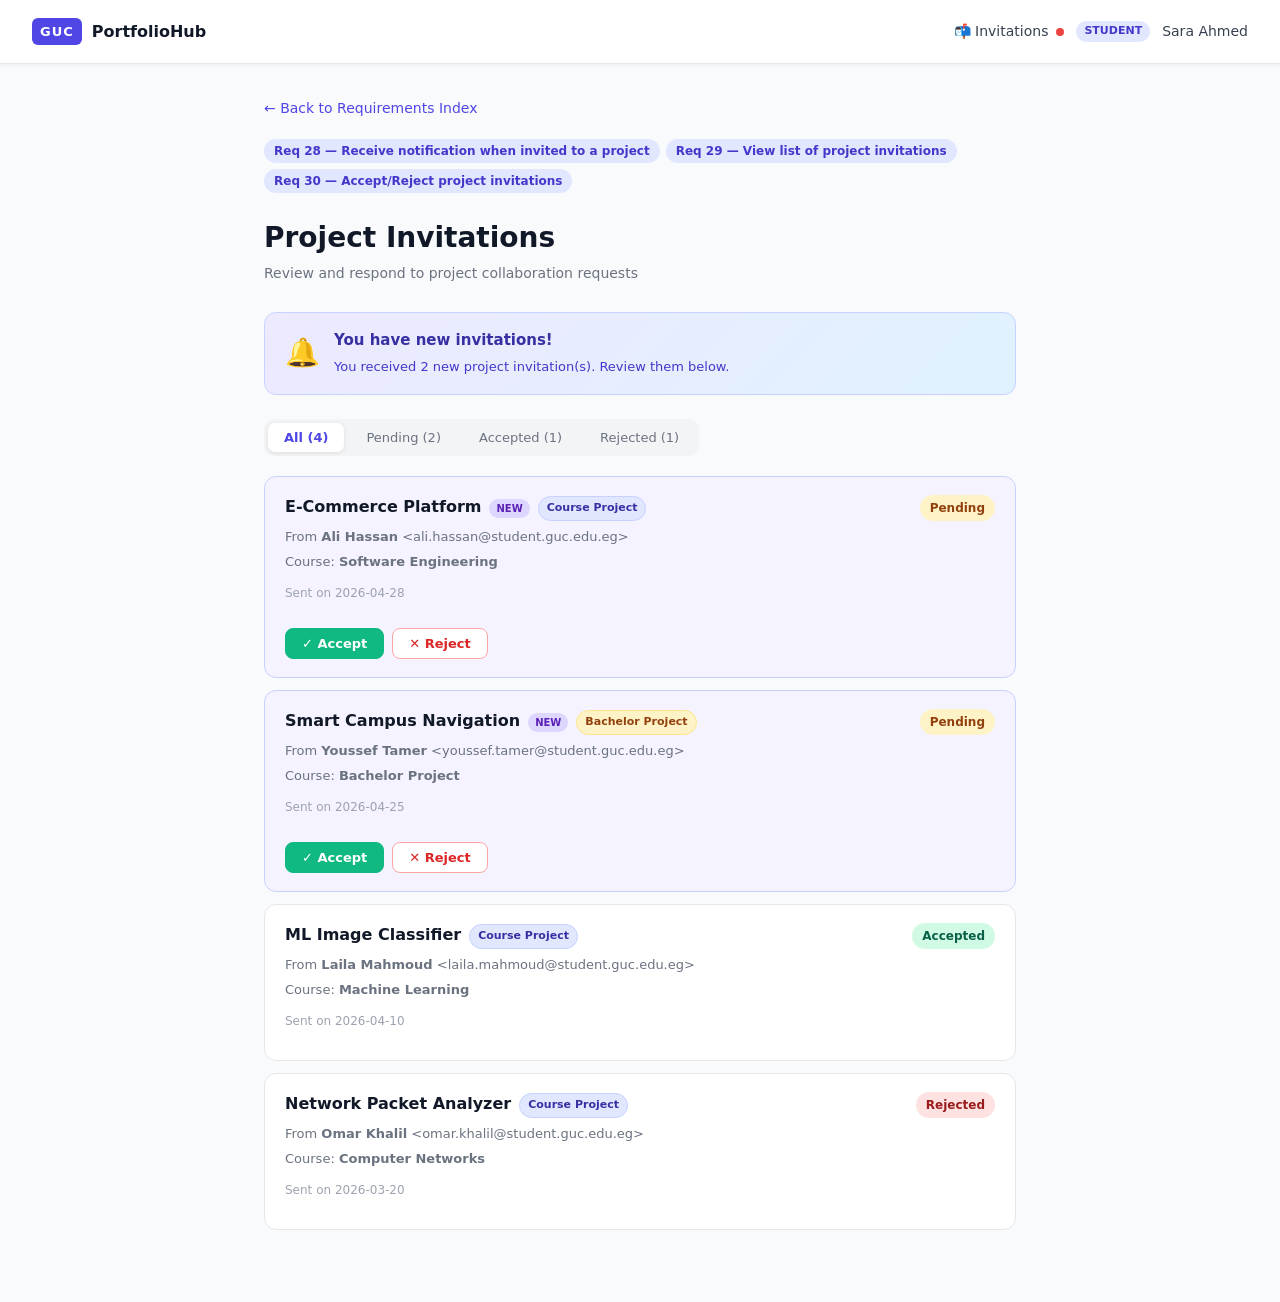
<file: requirements-html/invitations.html>
<!DOCTYPE html>
<html lang="en">
<head>
<meta charset="UTF-8" />
<meta name="viewport" content="width=device-width, initial-scale=1.0" />
<title>Project Invitations — GUC PortfolioHub</title>
<style>
  *,*::before,*::after{box-sizing:border-box}
  body{margin:0;font-family:system-ui,'Segoe UI',Roboto,sans-serif;font-size:16px;line-height:1.5;color:#111827;background:#f9fafb;-webkit-font-smoothing:antialiased}
  .navbar{display:flex;align-items:center;justify-content:space-between;padding:0 32px;height:64px;background:#fff;border-bottom:1px solid #e5e7eb;position:sticky;top:0;z-index:100;box-shadow:0 1px 4px rgba(0,0,0,.06)}
  .navbar__brand{display:flex;align-items:center;gap:10px;text-decoration:none}
  .navbar__logo{background:#4f46e5;color:#fff;font-weight:700;font-size:13px;padding:4px 8px;border-radius:6px;letter-spacing:1px}
  .navbar__title{font-weight:600;font-size:16px;color:#111827}
  .navbar__badge{font-size:11px;font-weight:600;text-transform:uppercase;padding:2px 8px;border-radius:99px;background:#e0e7ff;color:#4338ca}
  .navbar__name{font-size:14px;font-weight:500;color:#374151}
  .notif-dot{display:inline-block;width:8px;height:8px;background:#ef4444;border-radius:50%;margin-left:4px;vertical-align:middle}
  .page{max-width:800px;margin:0 auto;padding:32px 24px 60px}
  .back{display:inline-flex;align-items:center;gap:6px;font-size:14px;color:#4f46e5;text-decoration:none;font-weight:500;margin-bottom:20px}
  .back:hover{text-decoration:underline}
  .req-tags{display:flex;gap:6px;flex-wrap:wrap;margin-bottom:24px}
  .req-tag{font-size:12px;font-weight:600;background:#e0e7ff;color:#4338ca;padding:3px 10px;border-radius:99px}
  .dash-header{margin-bottom:28px}
  .dash-title{font-size:28px;font-weight:700;color:#111827;margin:0 0 4px}
  .dash-sub{font-size:14px;color:#6b7280;margin:0}
  .btn{display:inline-flex;align-items:center;justify-content:center;gap:6px;padding:10px 20px;border-radius:8px;font-size:14px;font-weight:600;cursor:pointer;border:1.5px solid transparent;transition:all .15s;font-family:inherit}
  .btn--primary{background:#4f46e5;color:#fff;border-color:#4f46e5}
  .btn--primary:hover{background:#4338ca}
  .btn--outline{background:#fff;color:#374151;border-color:#d1d5db}
  .btn--outline:hover{background:#f9fafb}
  .btn--danger{background:#fff;color:#dc2626;border-color:#fca5a5}
  .btn--danger:hover{background:#fee2e2}
  .btn--success{background:#10b981;color:#fff;border-color:#10b981}
  .btn--success:hover{background:#059669}
  .btn--sm{padding:7px 16px;font-size:13px}
  .card{background:#fff;border:1px solid #e5e7eb;border-radius:14px;padding:24px;box-shadow:0 1px 4px rgba(0,0,0,.04);margin-bottom:20px}
  .card-header-row{display:flex;align-items:center;justify-content:space-between;margin-bottom:18px;flex-wrap:wrap;gap:10px}
  .card-title{font-size:16px;font-weight:600;color:#111827;margin:0}
  /* Notification banner */
  .notif-banner{background:linear-gradient(135deg,#ede9fe,#e0f2fe);border:1px solid #c7d2fe;border-radius:12px;padding:16px 20px;margin-bottom:24px;display:flex;align-items:center;gap:14px}
  .notif-banner__icon{font-size:28px;flex-shrink:0}
  .notif-banner__text strong{display:block;font-size:15px;font-weight:700;color:#3730a3;margin-bottom:2px}
  .notif-banner__text span{font-size:13px;color:#4338ca}
  /* Invitation card */
  .inv-card{border:1px solid #e5e7eb;border-radius:12px;padding:18px 20px;margin-bottom:12px;background:#fff;transition:box-shadow .15s}
  .inv-card:hover{box-shadow:0 2px 12px rgba(0,0,0,.07)}
  .inv-card--new{border-color:#c7d2fe;background:#f5f3ff}
  .inv-card__top{display:flex;align-items:flex-start;justify-content:space-between;gap:12px;flex-wrap:wrap}
  .inv-card__info{flex:1;min-width:0}
  .inv-card__project{font-size:16px;font-weight:700;color:#111827;margin:0 0 4px}
  .inv-card__from{font-size:13px;color:#6b7280;margin:0 0 6px}
  .inv-card__meta{font-size:12px;color:#9ca3af}
  .tag{display:inline-block;font-size:11px;font-weight:600;padding:3px 8px;border-radius:99px}
  .tag--bachelor{background:#fef3c7;color:#92400e;border:1px solid #fde68a}
  .tag--course{background:#e0e7ff;color:#3730a3;border:1px solid #c7d2fe}
  .tag--new{background:#ddd6fe;color:#5b21b6;font-size:10px;padding:2px 7px}
  /* Status */
  .status{display:inline-block;font-size:12px;font-weight:600;padding:4px 10px;border-radius:99px}
  .status--accepted{background:#d1fae5;color:#065f46}
  .status--rejected{background:#fee2e2;color:#991b1b}
  .status--pending{background:#fef3c7;color:#92400e}
  .inv-actions{display:flex;gap:8px;margin-top:14px;flex-wrap:wrap}
  /* Filter tabs */
  .filter-tabs{display:flex;gap:6px;background:#f3f4f6;border-radius:10px;padding:4px;margin-bottom:20px;width:fit-content}
  .filter-tab{border:none;background:none;padding:7px 16px;border-radius:7px;font-size:13px;font-weight:500;cursor:pointer;color:#6b7280;transition:all .15s;font-family:inherit}
  .filter-tab--active{background:#fff;color:#4f46e5;box-shadow:0 1px 4px rgba(0,0,0,.1);font-weight:600}
  /* Toast */
  .toast{position:fixed;bottom:24px;right:24px;padding:12px 20px;border-radius:10px;font-size:14px;font-weight:500;box-shadow:0 4px 16px rgba(0,0,0,.12);z-index:999;transform:translateY(80px);opacity:0;transition:all .3s}
  .toast.show{transform:translateY(0);opacity:1}
  .toast--success{background:#10b981;color:#fff}
  .toast--info{background:#3b82f6;color:#fff}
  .toast--warn{background:#f59e0b;color:#fff}
</style>
</head>
<body>
<nav class="navbar">
  <a href="index.html" class="navbar__brand">
    <span class="navbar__logo">GUC</span>
    <span class="navbar__title">PortfolioHub</span>
  </a>
  <div style="display:flex;align-items:center;gap:12px">
    <div style="display:flex;align-items:center;gap:4px;font-size:14px;color:#374151;font-weight:500">
      📬 Invitations <span class="notif-dot" id="navDot"></span>
    </div>
    <span class="navbar__badge">Student</span>
    <span class="navbar__name">Sara Ahmed</span>
  </div>
</nav>

<div class="page">
  <a href="index.html" class="back">← Back to Requirements Index</a>

  <div class="req-tags">
    <span class="req-tag">Req 28 — Receive notification when invited to a project</span>
    <span class="req-tag">Req 29 — View list of project invitations</span>
    <span class="req-tag">Req 30 — Accept/Reject project invitations</span>
  </div>

  <div class="dash-header">
    <h1 class="dash-title">Project Invitations</h1>
    <p class="dash-sub">Review and respond to project collaboration requests</p>
  </div>

  <!-- Notification banner (Req 28) -->
  <div class="notif-banner" id="notifBanner">
    <div class="notif-banner__icon">🔔</div>
    <div class="notif-banner__text">
      <strong>You have new invitations!</strong>
      <span>You received <span id="newCount"></span> new project invitation(s). Review them below.</span>
    </div>
  </div>

  <!-- Filter tabs -->
  <div class="filter-tabs">
    <button class="filter-tab filter-tab--active" onclick="setFilter('all',this)">All <span id="tabAll"></span></button>
    <button class="filter-tab" onclick="setFilter('pending',this)">Pending <span id="tabPending"></span></button>
    <button class="filter-tab" onclick="setFilter('accepted',this)">Accepted <span id="tabAccepted"></span></button>
    <button class="filter-tab" onclick="setFilter('rejected',this)">Rejected <span id="tabRejected"></span></button>
  </div>

  <!-- Invitations list (Req 29) -->
  <div id="invList"></div>
  <div id="emptyInv" style="text-align:center;padding:40px;color:#9ca3af;display:none">
    <div style="font-size:36px;margin-bottom:8px">📭</div>
    <div style="font-weight:600">No invitations here</div>
  </div>
</div>

<div class="toast" id="toast"></div>

<script>
let invitations = [
  {id:'inv1',project:'E-Commerce Platform',course:'Software Engineering',type:'course',fromName:'Ali Hassan',fromEmail:'ali.hassan@student.guc.edu.eg',sentAt:'2026-04-28',status:'pending',isNew:true},
  {id:'inv2',project:'Smart Campus Navigation',course:'Bachelor Project',type:'bachelor',fromName:'Youssef Tamer',fromEmail:'youssef.tamer@student.guc.edu.eg',sentAt:'2026-04-25',status:'pending',isNew:true},
  {id:'inv3',project:'ML Image Classifier',course:'Machine Learning',type:'course',fromName:'Laila Mahmoud',fromEmail:'laila.mahmoud@student.guc.edu.eg',sentAt:'2026-04-10',status:'accepted',isNew:false},
  {id:'inv4',project:'Network Packet Analyzer',course:'Computer Networks',type:'course',fromName:'Omar Khalil',fromEmail:'omar.khalil@student.guc.edu.eg',sentAt:'2026-03-20',status:'rejected',isNew:false},
];
let activeFilter = 'all';

function setFilter(f,el){
  activeFilter=f;
  document.querySelectorAll('.filter-tab').forEach(t=>t.classList.remove('filter-tab--active'));
  el.classList.add('filter-tab--active');
  render();
}

function accept(id){
  invitations = invitations.map(i=>i.id===id?{...i,status:'accepted',isNew:false}:i);
  const inv = invitations.find(i=>i.id===id);
  showToast(`Accepted invitation for "${inv.project}"!`,'success');
  render();
}

function reject(id){
  if(!confirm('Reject this invitation?'))return;
  invitations = invitations.map(i=>i.id===id?{...i,status:'rejected',isNew:false}:i);
  const inv = invitations.find(i=>i.id===id);
  showToast(`Rejected invitation for "${inv.project}".`,'info');
  render();
}

function render(){
  const filtered = activeFilter==='all'?invitations:invitations.filter(i=>i.status===activeFilter);
  const list = document.getElementById('invList');
  const empty = document.getElementById('emptyInv');
  const newCount = invitations.filter(i=>i.isNew).length;
  const banner = document.getElementById('notifBanner');
  const navDot = document.getElementById('navDot');

  // Update counts
  document.getElementById('newCount').textContent = newCount;
  document.getElementById('tabAll').textContent = `(${invitations.length})`;
  document.getElementById('tabPending').textContent = `(${invitations.filter(i=>i.status==='pending').length})`;
  document.getElementById('tabAccepted').textContent = `(${invitations.filter(i=>i.status==='accepted').length})`;
  document.getElementById('tabRejected').textContent = `(${invitations.filter(i=>i.status==='rejected').length})`;

  banner.style.display = newCount>0?'flex':'none';
  navDot.style.display = newCount>0?'inline-block':'none';

  if(filtered.length===0){list.innerHTML='';empty.style.display='block';return;}
  empty.style.display='none';

  list.innerHTML = filtered.map(inv=>{
    const statusClass = {accepted:'status--accepted',rejected:'status--rejected',pending:'status--pending'}[inv.status];
    const statusLabel = {accepted:'Accepted',rejected:'Rejected',pending:'Pending'}[inv.status];
    return `
      <div class="inv-card ${inv.isNew?'inv-card--new':''}">
        <div class="inv-card__top">
          <div class="inv-card__info">
            <div style="display:flex;align-items:center;gap:8px;flex-wrap:wrap;margin-bottom:4px">
              <p class="inv-card__project">${inv.project}</p>
              ${inv.isNew?'<span class="tag tag--new">NEW</span>':''}
              <span class="tag ${inv.type==='bachelor'?'tag--bachelor':'tag--course'}">${inv.type==='bachelor'?'Bachelor Project':'Course Project'}</span>
            </div>
            <p class="inv-card__from">From <strong>${inv.fromName}</strong> &lt;${inv.fromEmail}&gt;</p>
            <p class="inv-card__from" style="margin-top:2px">Course: <strong>${inv.course}</strong></p>
            <p class="inv-card__meta">Sent on ${inv.sentAt}</p>
          </div>
          <span class="status ${statusClass}">${statusLabel}</span>
        </div>
        ${inv.status==='pending'?`
        <div class="inv-actions">
          <button class="btn btn--success btn--sm" onclick="accept('${inv.id}')">✓ Accept</button>
          <button class="btn btn--danger btn--sm" onclick="reject('${inv.id}')">✕ Reject</button>
        </div>`:''}
      </div>
    `;
  }).join('');
}

function showToast(msg,type='success'){
  const t=document.getElementById('toast');
  t.textContent=msg;
  t.className=`toast toast--${type} show`;
  setTimeout(()=>t.className='toast',3500);
}

render();
</script>
</body>
</html>
</file>
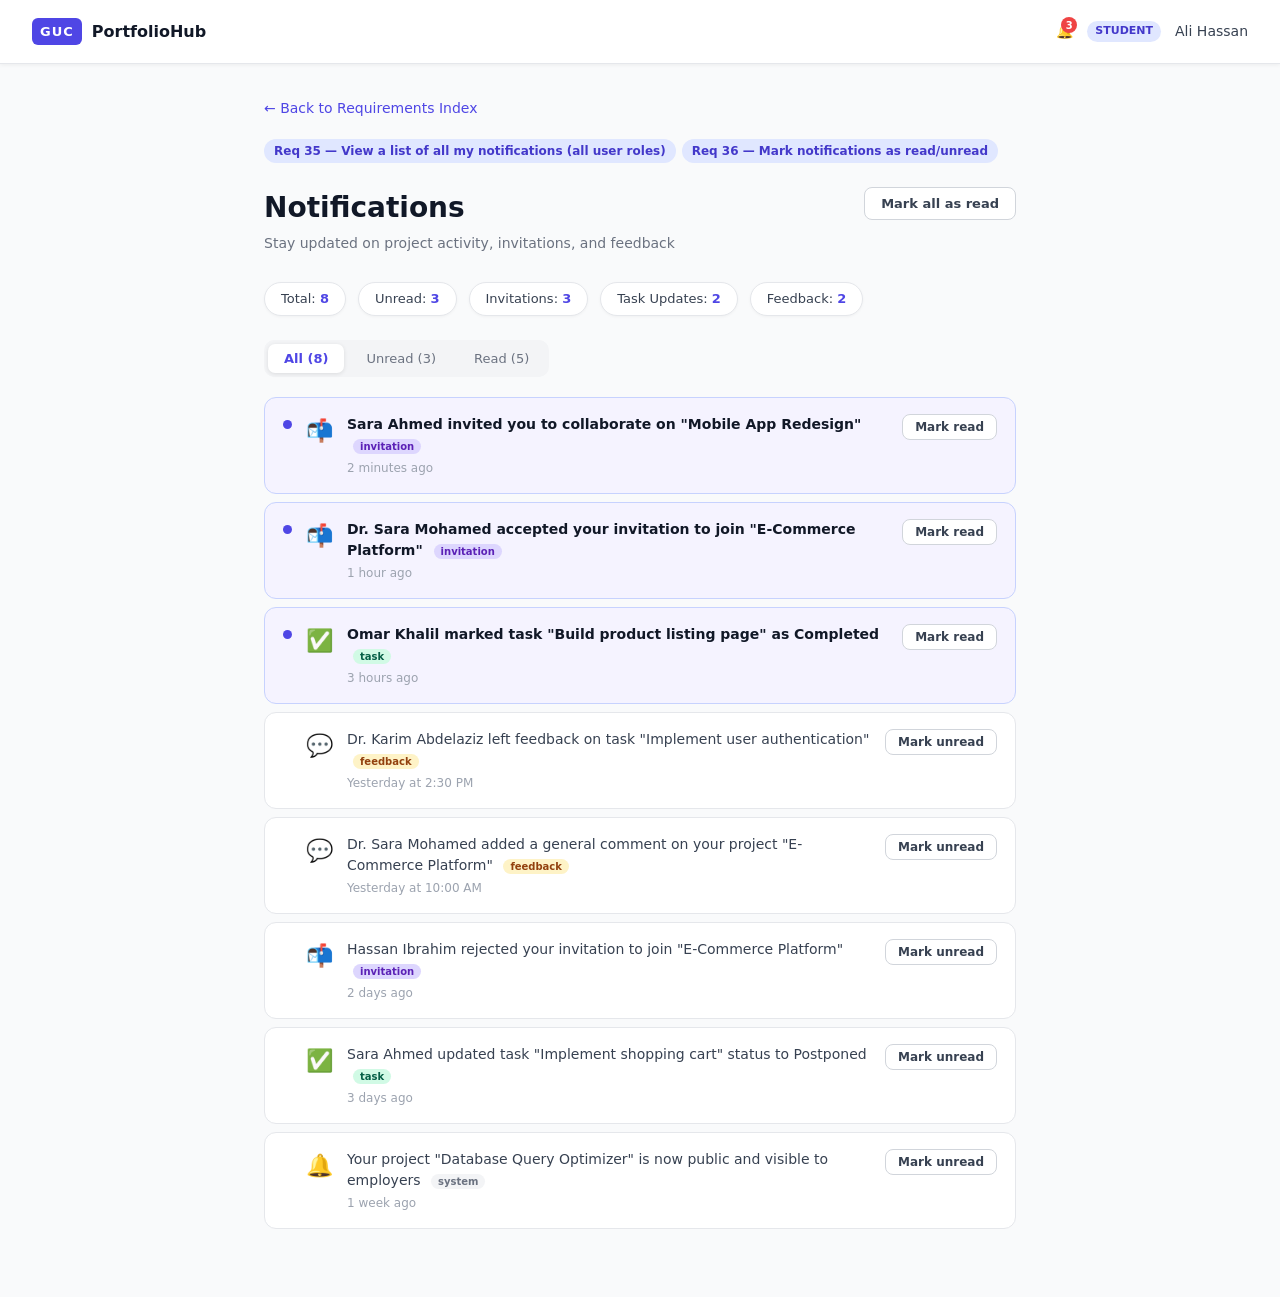
<file: requirements-html/notifications.html>
<!DOCTYPE html>
<html lang="en">
<head>
<meta charset="UTF-8" />
<meta name="viewport" content="width=device-width, initial-scale=1.0" />
<title>Notifications — GUC PortfolioHub</title>
<style>
  *,*::before,*::after{box-sizing:border-box}
  body{margin:0;font-family:system-ui,'Segoe UI',Roboto,sans-serif;font-size:16px;line-height:1.5;color:#111827;background:#f9fafb;-webkit-font-smoothing:antialiased}
  .navbar{display:flex;align-items:center;justify-content:space-between;padding:0 32px;height:64px;background:#fff;border-bottom:1px solid #e5e7eb;position:sticky;top:0;z-index:100;box-shadow:0 1px 4px rgba(0,0,0,.06)}
  .navbar__brand{display:flex;align-items:center;gap:10px;text-decoration:none}
  .navbar__logo{background:#4f46e5;color:#fff;font-weight:700;font-size:13px;padding:4px 8px;border-radius:6px;letter-spacing:1px}
  .navbar__title{font-weight:600;font-size:16px;color:#111827}
  .navbar__badge{font-size:11px;font-weight:600;text-transform:uppercase;padding:2px 8px;border-radius:99px;background:#e0e7ff;color:#4338ca}
  .navbar__name{font-size:14px;font-weight:500;color:#374151}
  .navbar__bell{display:flex;align-items:center;gap:6px;font-size:14px;color:#374151;font-weight:500;position:relative}
  .bell-badge{position:absolute;top:-4px;right:-4px;background:#ef4444;color:#fff;font-size:10px;font-weight:700;min-width:16px;height:16px;border-radius:99px;display:flex;align-items:center;justify-content:center;padding:0 3px}
  .page{max-width:800px;margin:0 auto;padding:32px 24px 60px}
  .back{display:inline-flex;align-items:center;gap:6px;font-size:14px;color:#4f46e5;text-decoration:none;font-weight:500;margin-bottom:20px}
  .back:hover{text-decoration:underline}
  .req-tags{display:flex;gap:6px;flex-wrap:wrap;margin-bottom:24px}
  .req-tag{font-size:12px;font-weight:600;background:#e0e7ff;color:#4338ca;padding:3px 10px;border-radius:99px}
  .dash-header{display:flex;align-items:flex-start;justify-content:space-between;margin-bottom:28px;gap:12px;flex-wrap:wrap}
  .dash-title{font-size:28px;font-weight:700;color:#111827;margin:0 0 4px}
  .dash-sub{font-size:14px;color:#6b7280;margin:0}
  .btn{display:inline-flex;align-items:center;justify-content:center;gap:6px;padding:8px 16px;border-radius:8px;font-size:13px;font-weight:600;cursor:pointer;border:1.5px solid transparent;transition:all .15s;font-family:inherit}
  .btn--outline{background:#fff;color:#374151;border-color:#d1d5db}
  .btn--outline:hover{background:#f9fafb}
  .btn--primary{background:#4f46e5;color:#fff;border-color:#4f46e5}
  .btn--primary:hover{background:#4338ca}
  .btn--sm{padding:5px 12px;font-size:12px}
  /* Filter tabs */
  .filter-tabs{display:flex;gap:6px;background:#f3f4f6;border-radius:10px;padding:4px;margin-bottom:20px;width:fit-content}
  .filter-tab{border:none;background:none;padding:7px 16px;border-radius:7px;font-size:13px;font-weight:500;cursor:pointer;color:#6b7280;transition:all .15s;font-family:inherit}
  .filter-tab--active{background:#fff;color:#4f46e5;box-shadow:0 1px 4px rgba(0,0,0,.1);font-weight:600}
  /* Notif item */
  .notif-item{display:flex;align-items:flex-start;gap:14px;padding:16px 18px;border-radius:12px;margin-bottom:8px;border:1px solid #e5e7eb;background:#fff;cursor:pointer;transition:all .15s;position:relative}
  .notif-item:hover{box-shadow:0 2px 10px rgba(0,0,0,.07)}
  .notif-item--unread{background:#f5f3ff;border-color:#c7d2fe}
  .notif-item--unread .notif-msg{font-weight:600;color:#111827}
  .notif-unread-dot{width:9px;height:9px;background:#4f46e5;border-radius:50%;flex-shrink:0;margin-top:6px}
  .notif-read-dot{width:9px;height:9px;border-radius:50%;flex-shrink:0;margin-top:6px}
  .notif-icon{font-size:22px;flex-shrink:0}
  .notif-body{flex:1;min-width:0}
  .notif-msg{font-size:14px;color:#374151;margin-bottom:3px}
  .notif-time{font-size:12px;color:#9ca3af}
  .notif-type-tag{font-size:10px;font-weight:600;padding:2px 7px;border-radius:99px;margin-left:6px}
  .type--invitation{background:#ddd6fe;color:#5b21b6}
  .type--task{background:#d1fae5;color:#065f46}
  .type--feedback{background:#fef3c7;color:#92400e}
  .type--system{background:#f3f4f6;color:#6b7280}
  .notif-actions{display:flex;gap:6px;flex-shrink:0}
  /* Stats */
  .stat-row{display:flex;gap:12px;flex-wrap:wrap;margin-bottom:24px}
  .stat-pill{background:#fff;border:1px solid #e5e7eb;border-radius:99px;padding:6px 16px;font-size:13px;font-weight:500;color:#374151;box-shadow:0 1px 3px rgba(0,0,0,.04)}
  .stat-pill span{font-weight:700;color:#4f46e5}
  /* Toast */
  .toast{position:fixed;bottom:24px;right:24px;padding:12px 20px;border-radius:10px;font-size:14px;font-weight:500;box-shadow:0 4px 16px rgba(0,0,0,.12);z-index:999;transform:translateY(80px);opacity:0;transition:all .3s}
  .toast.show{transform:translateY(0);opacity:1}
  .toast--success{background:#10b981;color:#fff}
  .toast--info{background:#3b82f6;color:#fff}
</style>
</head>
<body>
<nav class="navbar">
  <a href="index.html" class="navbar__brand">
    <span class="navbar__logo">GUC</span>
    <span class="navbar__title">PortfolioHub</span>
  </a>
  <div style="display:flex;align-items:center;gap:14px">
    <div class="navbar__bell">
      🔔
      <div class="bell-badge" id="bellCount">3</div>
    </div>
    <span class="navbar__badge">Student</span>
    <span class="navbar__name">Ali Hassan</span>
  </div>
</nav>

<div class="page">
  <a href="index.html" class="back">← Back to Requirements Index</a>

  <div class="req-tags">
    <span class="req-tag">Req 35 — View a list of all my notifications (all user roles)</span>
    <span class="req-tag">Req 36 — Mark notifications as read/unread</span>
  </div>

  <div class="dash-header">
    <div>
      <h1 class="dash-title">Notifications</h1>
      <p class="dash-sub">Stay updated on project activity, invitations, and feedback</p>
    </div>
    <div style="display:flex;gap:8px;flex-wrap:wrap">
      <button class="btn btn--outline" onclick="markAllRead()">Mark all as read</button>
    </div>
  </div>

  <!-- Stats -->
  <div class="stat-row" id="statRow"></div>

  <!-- Filter tabs -->
  <div class="filter-tabs">
    <button class="filter-tab filter-tab--active" onclick="setFilter('all',this)">All <span id="tabAll"></span></button>
    <button class="filter-tab" onclick="setFilter('unread',this)">Unread <span id="tabUnread"></span></button>
    <button class="filter-tab" onclick="setFilter('read',this)">Read <span id="tabRead"></span></button>
  </div>

  <!-- Notification list (Req 35) -->
  <div id="notifList"></div>
  <div id="emptyNotif" style="text-align:center;padding:48px;color:#9ca3af;display:none">
    <div style="font-size:40px;margin-bottom:10px">🔔</div>
    <div style="font-weight:600;margin-bottom:4px">No notifications here</div>
    <div style="font-size:13px">Check back later for project updates.</div>
  </div>
</div>

<div class="toast" id="toast"></div>

<script>
let notifications = [
  {id:'n1',type:'invitation',icon:'📬',msg:'Sara Ahmed invited you to collaborate on "Mobile App Redesign"',time:'2 minutes ago',isRead:false},
  {id:'n2',type:'invitation',icon:'📬',msg:'Dr. Sara Mohamed accepted your invitation to join "E-Commerce Platform"',time:'1 hour ago',isRead:false},
  {id:'n3',type:'task',icon:'✅',msg:'Omar Khalil marked task "Build product listing page" as Completed',time:'3 hours ago',isRead:false},
  {id:'n4',type:'feedback',icon:'💬',msg:'Dr. Karim Abdelaziz left feedback on task "Implement user authentication"',time:'Yesterday at 2:30 PM',isRead:true},
  {id:'n5',type:'feedback',icon:'💬',msg:'Dr. Sara Mohamed added a general comment on your project "E-Commerce Platform"',time:'Yesterday at 10:00 AM',isRead:true},
  {id:'n6',type:'invitation',icon:'📬',msg:'Hassan Ibrahim rejected your invitation to join "E-Commerce Platform"',time:'2 days ago',isRead:true},
  {id:'n7',type:'task',icon:'✅',msg:'Sara Ahmed updated task "Implement shopping cart" status to Postponed',time:'3 days ago',isRead:true},
  {id:'n8',type:'system',icon:'🔔',msg:'Your project "Database Query Optimizer" is now public and visible to employers',time:'1 week ago',isRead:true},
];
let activeFilter = 'all';

function setFilter(f,el){
  activeFilter=f;
  document.querySelectorAll('.filter-tab').forEach(t=>t.classList.remove('filter-tab--active'));
  el.classList.add('filter-tab--active');
  render();
}

function toggleRead(id){
  notifications = notifications.map(n=>n.id===id?{...n,isRead:!n.isRead}:n);
  render();
}

function markAllRead(){
  notifications = notifications.map(n=>({...n,isRead:true}));
  showToast('All notifications marked as read.','success');
  render();
}

function render(){
  const filtered = activeFilter==='all'?notifications
    :activeFilter==='unread'?notifications.filter(n=>!n.isRead)
    :notifications.filter(n=>n.isRead);

  const list = document.getElementById('notifList');
  const empty = document.getElementById('emptyNotif');
  const unreadCount = notifications.filter(n=>!n.isRead).length;

  document.getElementById('bellCount').textContent = unreadCount;
  document.getElementById('bellCount').style.display = unreadCount>0?'flex':'none';
  document.getElementById('tabAll').textContent=`(${notifications.length})`;
  document.getElementById('tabUnread').textContent=`(${notifications.filter(n=>!n.isRead).length})`;
  document.getElementById('tabRead').textContent=`(${notifications.filter(n=>n.isRead).length})`;

  const statRow = document.getElementById('statRow');
  statRow.innerHTML=`
    <div class="stat-pill">Total: <span>${notifications.length}</span></div>
    <div class="stat-pill">Unread: <span>${notifications.filter(n=>!n.isRead).length}</span></div>
    <div class="stat-pill">Invitations: <span>${notifications.filter(n=>n.type==='invitation').length}</span></div>
    <div class="stat-pill">Task Updates: <span>${notifications.filter(n=>n.type==='task').length}</span></div>
    <div class="stat-pill">Feedback: <span>${notifications.filter(n=>n.type==='feedback').length}</span></div>
  `;

  if(filtered.length===0){list.innerHTML='';empty.style.display='block';return;}
  empty.style.display='none';

  list.innerHTML = filtered.map(n=>`
    <div class="notif-item ${n.isRead?'':'notif-item--unread'}" onclick="toggleRead('${n.id}')">
      ${n.isRead?'<div class="notif-read-dot"></div>':'<div class="notif-unread-dot"></div>'}
      <div class="notif-icon">${n.icon}</div>
      <div class="notif-body">
        <div class="notif-msg">${n.msg}
          <span class="notif-type-tag type--${n.type}">${n.type}</span>
        </div>
        <div class="notif-time">${n.time}</div>
      </div>
      <div class="notif-actions">
        <button class="btn btn--outline btn--sm" onclick="event.stopPropagation();toggleRead('${n.id}')">
          ${n.isRead?'Mark unread':'Mark read'}
        </button>
      </div>
    </div>
  `).join('');
}

function showToast(msg,type='success'){
  const t=document.getElementById('toast');
  t.textContent=msg;
  t.className=`toast toast--${type} show`;
  setTimeout(()=>t.className='toast',3500);
}

render();
</script>
</body>
</html>
</file>
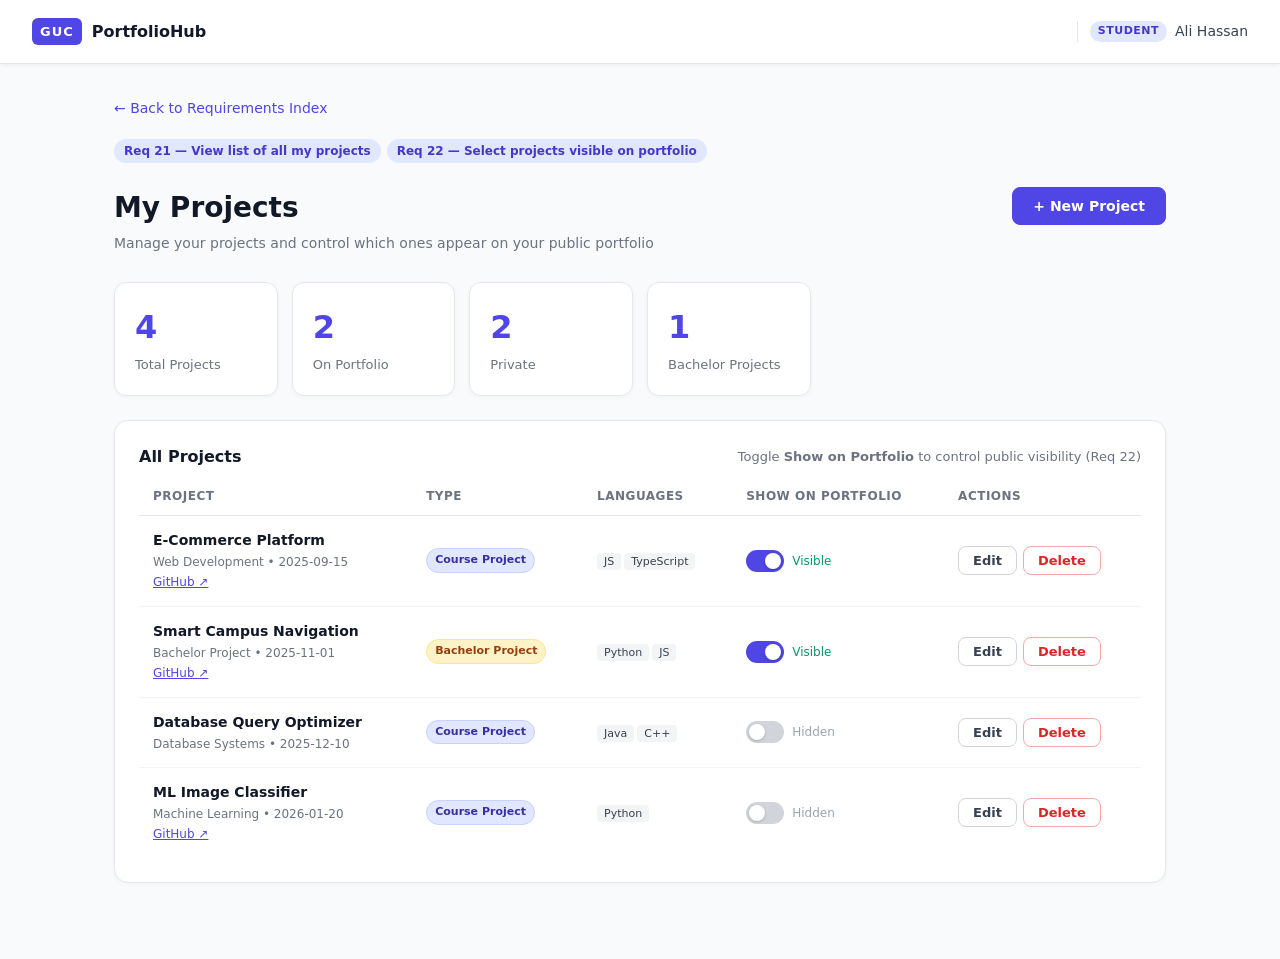
<file: requirements-html/student-projects.html>
<!DOCTYPE html>
<html lang="en">
<head>
<meta charset="UTF-8" />
<meta name="viewport" content="width=device-width, initial-scale=1.0" />
<title>My Projects — GUC PortfolioHub</title>
<style>
  *,*::before,*::after{box-sizing:border-box}
  body{margin:0;font-family:system-ui,'Segoe UI',Roboto,sans-serif;font-size:16px;line-height:1.5;color:#111827;background:#f9fafb;-webkit-font-smoothing:antialiased}
  /* Navbar */
  .navbar{display:flex;align-items:center;justify-content:space-between;padding:0 32px;height:64px;background:#fff;border-bottom:1px solid #e5e7eb;position:sticky;top:0;z-index:100;box-shadow:0 1px 4px rgba(0,0,0,.06)}
  .navbar__brand{display:flex;align-items:center;gap:10px;text-decoration:none}
  .navbar__logo{background:#4f46e5;color:#fff;font-weight:700;font-size:13px;padding:4px 8px;border-radius:6px;letter-spacing:1px}
  .navbar__title{font-weight:600;font-size:16px;color:#111827}
  .navbar__links{display:flex;align-items:center;gap:8px}
  .navbar__link{text-decoration:none;color:#374151;font-size:14px;font-weight:500;padding:6px 12px;border-radius:6px;transition:background .15s}
  .navbar__link:hover{background:#f3f4f6}
  .navbar__user{display:flex;align-items:center;gap:8px;margin-left:12px;padding-left:12px;border-left:1px solid #e5e7eb}
  .navbar__badge{font-size:11px;font-weight:600;text-transform:uppercase;letter-spacing:.5px;padding:2px 8px;border-radius:99px;background:#e0e7ff;color:#4338ca}
  .navbar__name{font-size:14px;font-weight:500;color:#374151}
  /* Page */
  .page{max-width:1100px;margin:0 auto;padding:32px 24px 60px}
  .dash-header{display:flex;align-items:flex-start;justify-content:space-between;margin-bottom:28px;gap:12px;flex-wrap:wrap}
  .dash-title{font-size:28px;font-weight:700;color:#111827;margin:0 0 4px}
  .dash-sub{font-size:14px;color:#6b7280;margin:0}
  /* Req badges */
  .req-tags{display:flex;gap:6px;flex-wrap:wrap;margin-bottom:24px}
  .req-tag{font-size:12px;font-weight:600;background:#e0e7ff;color:#4338ca;padding:3px 10px;border-radius:99px}
  /* Buttons */
  .btn{display:inline-flex;align-items:center;justify-content:center;gap:6px;padding:10px 20px;border-radius:8px;font-size:14px;font-weight:600;cursor:pointer;border:1.5px solid transparent;transition:all .15s;font-family:inherit}
  .btn--primary{background:#4f46e5;color:#fff;border-color:#4f46e5}
  .btn--primary:hover{background:#4338ca}
  .btn--outline{background:#fff;color:#374151;border-color:#d1d5db}
  .btn--outline:hover{background:#f9fafb}
  .btn--danger{background:#fff;color:#dc2626;border-color:#fca5a5}
  .btn--danger:hover{background:#fee2e2}
  .btn--sm{padding:6px 14px;font-size:13px}
  /* Card */
  .card{background:#fff;border:1px solid #e5e7eb;border-radius:14px;padding:24px;box-shadow:0 1px 4px rgba(0,0,0,.04);margin-bottom:16px}
  .card-header-row{display:flex;align-items:center;justify-content:space-between;margin-bottom:18px;flex-wrap:wrap;gap:10px}
  .card-title{font-size:16px;font-weight:600;color:#111827;margin:0}
  /* Project list */
  .proj-table{width:100%;border-collapse:collapse}
  .proj-table th{text-align:left;font-size:12px;font-weight:600;text-transform:uppercase;letter-spacing:.5px;color:#6b7280;padding:0 14px 10px;border-bottom:1px solid #e5e7eb}
  .proj-table td{padding:14px;border-bottom:1px solid #f3f4f6;vertical-align:middle;font-size:14px}
  .proj-table tr:last-child td{border-bottom:none}
  .proj-table tr:hover td{background:#f9fafb}
  .proj-title{font-weight:600;color:#111827}
  .proj-course{font-size:12px;color:#6b7280;margin-top:2px}
  .tag{display:inline-block;font-size:11px;font-weight:600;padding:3px 8px;border-radius:99px;border:1px solid}
  .tag--public{background:#d1fae5;color:#065f46;border-color:#a7f3d0}
  .tag--private{background:#f3f4f6;color:#6b7280;border-color:#e5e7eb}
  .tag--bachelor{background:#fef3c7;color:#92400e;border-color:#fde68a}
  .tag--course{background:#e0e7ff;color:#3730a3;border-color:#c7d2fe}
  /* Toggle switch */
  .toggle-wrap{display:flex;align-items:center;gap:8px}
  .toggle{position:relative;display:inline-block;width:38px;height:22px}
  .toggle input{opacity:0;width:0;height:0}
  .slider{position:absolute;cursor:pointer;inset:0;background:#d1d5db;border-radius:99px;transition:.2s}
  .slider::before{position:absolute;content:"";height:16px;width:16px;left:3px;bottom:3px;background:#fff;border-radius:50%;transition:.2s;box-shadow:0 1px 3px rgba(0,0,0,.2)}
  input:checked+.slider{background:#4f46e5}
  input:checked+.slider::before{transform:translateX(16px)}
  .toggle-label{font-size:13px;color:#374151;font-weight:500}
  /* Actions */
  .actions-row{display:flex;gap:6px}
  /* Stat cards */
  .stat-grid{display:grid;grid-template-columns:repeat(auto-fill,minmax(150px,1fr));gap:14px;margin-bottom:24px}
  .stat-card{background:#fff;border:1px solid #e5e7eb;border-radius:12px;padding:20px;display:flex;flex-direction:column;gap:4px;box-shadow:0 1px 4px rgba(0,0,0,.04)}
  .stat-card__num{font-size:32px;font-weight:700;color:#4f46e5}
  .stat-card__label{font-size:13px;color:#6b7280}
  /* Toast */
  .toast{position:fixed;bottom:24px;right:24px;padding:12px 20px;border-radius:10px;font-size:14px;font-weight:500;box-shadow:0 4px 16px rgba(0,0,0,.12);z-index:999;transform:translateY(80px);opacity:0;transition:all .3s}
  .toast.show{transform:translateY(0);opacity:1}
  .toast--success{background:#10b981;color:#fff}
  .toast--info{background:#3b82f6;color:#fff}
  /* Back */
  .back{display:inline-flex;align-items:center;gap:6px;font-size:14px;color:#4f46e5;text-decoration:none;font-weight:500;margin-bottom:20px}
  .back:hover{text-decoration:underline}
</style>
</head>
<body>
<nav class="navbar">
  <a href="index.html" class="navbar__brand">
    <span class="navbar__logo">GUC</span>
    <span class="navbar__title">PortfolioHub</span>
  </a>
  <div class="navbar__links">
    <div class="navbar__user">
      <span class="navbar__badge">Student</span>
      <span class="navbar__name">Ali Hassan</span>
    </div>
  </div>
</nav>

<div class="page">
  <a href="index.html" class="back">← Back to Requirements Index</a>

  <div class="req-tags">
    <span class="req-tag">Req 21 — View list of all my projects</span>
    <span class="req-tag">Req 22 — Select projects visible on portfolio</span>
  </div>

  <div class="dash-header">
    <div>
      <h1 class="dash-title">My Projects</h1>
      <p class="dash-sub">Manage your projects and control which ones appear on your public portfolio</p>
    </div>
    <button class="btn btn--primary" onclick="openNewProjectModal()">+ New Project</button>
  </div>

  <!-- Stats -->
  <div class="stat-grid" id="statsGrid"></div>

  <!-- Projects table -->
  <div class="card">
    <div class="card-header-row">
      <h2 class="card-title">All Projects</h2>
      <span style="font-size:13px;color:#6b7280">Toggle <strong>Show on Portfolio</strong> to control public visibility (Req 22)</span>
    </div>
    <table class="proj-table" id="projTable">
      <thead>
        <tr>
          <th>Project</th>
          <th>Type</th>
          <th>Languages</th>
          <th>Show on Portfolio</th>
          <th>Actions</th>
        </tr>
      </thead>
      <tbody id="projTbody"></tbody>
    </table>
    <div id="emptyState" style="text-align:center;padding:40px;color:#9ca3af;display:none">
      <div style="font-size:36px;margin-bottom:8px">📂</div>
      <div style="font-weight:600;margin-bottom:4px">No projects yet</div>
      <div style="font-size:13px">Click "New Project" to create your first project.</div>
    </div>
  </div>
</div>

<!-- New/Edit Project Modal -->
<div id="modal" style="display:none;position:fixed;inset:0;background:rgba(0,0,0,.45);z-index:200;display:none;align-items:center;justify-content:center;padding:20px">
  <div style="background:#fff;border-radius:16px;padding:32px;width:100%;max-width:500px;box-shadow:0 20px 60px rgba(0,0,0,.15)">
    <h2 style="margin:0 0 20px;font-size:20px;font-weight:700" id="modalTitle">New Project</h2>
    <div style="display:flex;flex-direction:column;gap:14px">
      <div>
        <label style="font-size:13px;font-weight:500;color:#374151;display:block;margin-bottom:5px">Project Title *</label>
        <input id="f_title" type="text" placeholder="e.g. E-Commerce Platform" style="width:100%;border:1.5px solid #d1d5db;border-radius:8px;padding:10px 13px;font-size:14px;color:#111827;outline:none;font-family:inherit">
      </div>
      <div>
        <label style="font-size:13px;font-weight:500;color:#374151;display:block;margin-bottom:5px">Course *</label>
        <select id="f_course" style="width:100%;border:1.5px solid #d1d5db;border-radius:8px;padding:10px 13px;font-size:14px;color:#111827;outline:none;font-family:inherit;background:#fff">
          <option value="">Select a course...</option>
          <option value="Bachelor Project">Bachelor Project</option>
          <option value="Web Development">Web Development</option>
          <option value="Database Systems">Database Systems</option>
          <option value="Software Engineering">Software Engineering</option>
          <option value="Machine Learning">Machine Learning</option>
          <option value="Mobile Development">Mobile Development</option>
        </select>
      </div>
      <div>
        <label style="font-size:13px;font-weight:500;color:#374151;display:block;margin-bottom:5px">GitHub Link</label>
        <input id="f_github" type="url" placeholder="https://github.com/..." style="width:100%;border:1.5px solid #d1d5db;border-radius:8px;padding:10px 13px;font-size:14px;color:#111827;outline:none;font-family:inherit">
      </div>
      <div>
        <label style="font-size:13px;font-weight:500;color:#374151;display:block;margin-bottom:5px">Demo Video URL</label>
        <input id="f_demo" type="url" placeholder="https://youtube.com/..." style="width:100%;border:1.5px solid #d1d5db;border-radius:8px;padding:10px 13px;font-size:14px;color:#111827;outline:none;font-family:inherit">
      </div>
    </div>
    <div style="display:flex;gap:10px;margin-top:24px;justify-content:flex-end">
      <button class="btn btn--outline" onclick="closeModal()">Cancel</button>
      <button class="btn btn--primary" onclick="saveProject()">Save Project</button>
    </div>
  </div>
</div>

<div class="toast" id="toast"></div>

<script>
const LANGS_SHORT = ['JS','Python','Java','C++','TypeScript','Go','PHP','Swift'];
let projects = [
  {id:'p1',title:'E-Commerce Platform',course:'Web Development',isBachelor:false,langs:['JS','TypeScript'],github:'https://github.com/ali/ecommerce',demo:'',showOnPortfolio:true,createdAt:'2025-09-15'},
  {id:'p2',title:'Smart Campus Navigation',course:'Bachelor Project',isBachelor:true,langs:['Python','JS'],github:'https://github.com/ali/smart-campus',demo:'https://youtube.com/xyz',showOnPortfolio:true,createdAt:'2025-11-01'},
  {id:'p3',title:'Database Query Optimizer',course:'Database Systems',isBachelor:false,langs:['Java','C++'],github:'',demo:'',showOnPortfolio:false,createdAt:'2025-12-10'},
  {id:'p4',title:'ML Image Classifier',course:'Machine Learning',isBachelor:false,langs:['Python'],github:'https://github.com/ali/img-classify',demo:'',showOnPortfolio:false,createdAt:'2026-01-20'},
];
let editingId = null;

function renderStats(){
  const total = projects.length;
  const visible = projects.filter(p=>p.showOnPortfolio).length;
  const bach = projects.filter(p=>p.isBachelor).length;
  document.getElementById('statsGrid').innerHTML=`
    <div class="stat-card"><div class="stat-card__num">${total}</div><div class="stat-card__label">Total Projects</div></div>
    <div class="stat-card"><div class="stat-card__num">${visible}</div><div class="stat-card__label">On Portfolio</div></div>
    <div class="stat-card"><div class="stat-card__num">${total-visible}</div><div class="stat-card__label">Private</div></div>
    <div class="stat-card"><div class="stat-card__num">${bach}</div><div class="stat-card__label">Bachelor Projects</div></div>
  `;
}

function renderProjects(){
  renderStats();
  const tbody = document.getElementById('projTbody');
  const empty = document.getElementById('emptyState');
  if(projects.length===0){tbody.innerHTML='';empty.style.display='block';return;}
  empty.style.display='none';
  tbody.innerHTML = projects.map(p=>`
    <tr>
      <td>
        <div class="proj-title">${p.title}</div>
        <div class="proj-course">${p.course} &bull; ${p.createdAt}</div>
        ${p.github?`<a href="${p.github}" target="_blank" style="font-size:12px;color:#4f46e5">GitHub ↗</a>`:''}
      </td>
      <td>
        <span class="tag ${p.isBachelor?'tag--bachelor':'tag--course'}">${p.isBachelor?'Bachelor Project':'Course Project'}</span>
      </td>
      <td>
        ${p.langs.map(l=>`<span style="font-size:11px;background:#f3f4f6;border-radius:4px;padding:2px 7px;margin-right:3px;color:#374151">${l}</span>`).join('')}
      </td>
      <td>
        <label class="toggle-wrap">
          <label class="toggle">
            <input type="checkbox" ${p.showOnPortfolio?'checked':''} onchange="togglePortfolio('${p.id}')">
            <span class="slider"></span>
          </label>
          <span class="toggle-label">${p.showOnPortfolio?'<span style="color:#059669;font-size:12px">Visible</span>':'<span style="color:#9ca3af;font-size:12px">Hidden</span>'}</span>
        </label>
      </td>
      <td>
        <div class="actions-row">
          <button class="btn btn--outline btn--sm" onclick="editProject('${p.id}')">Edit</button>
          <button class="btn btn--danger btn--sm" onclick="deleteProject('${p.id}')">Delete</button>
        </div>
      </td>
    </tr>
  `).join('');
}

function togglePortfolio(id){
  projects = projects.map(p=>p.id===id?{...p,showOnPortfolio:!p.showOnPortfolio}:p);
  const proj = projects.find(p=>p.id===id);
  showToast(proj.showOnPortfolio?'Project added to portfolio':'Project hidden from portfolio','success');
  renderProjects();
}

function openNewProjectModal(){
  editingId=null;
  document.getElementById('modalTitle').textContent='New Project';
  document.getElementById('f_title').value='';
  document.getElementById('f_course').value='';
  document.getElementById('f_github').value='';
  document.getElementById('f_demo').value='';
  document.getElementById('modal').style.display='flex';
}

function editProject(id){
  const p = projects.find(x=>x.id===id);
  editingId=id;
  document.getElementById('modalTitle').textContent='Edit Project';
  document.getElementById('f_title').value=p.title;
  document.getElementById('f_course').value=p.course;
  document.getElementById('f_github').value=p.github||'';
  document.getElementById('f_demo').value=p.demo||'';
  document.getElementById('modal').style.display='flex';
}

function closeModal(){document.getElementById('modal').style.display='none';}

function saveProject(){
  const title = document.getElementById('f_title').value.trim();
  const course = document.getElementById('f_course').value;
  if(!title){showToast('Project title is required.','error');return;}
  if(!course){showToast('Please select a course.','error');return;}
  if(editingId){
    projects = projects.map(p=>p.id===editingId?{...p,title,course,isBachelor:course==='Bachelor Project',github:document.getElementById('f_github').value,demo:document.getElementById('f_demo').value}:p);
    showToast('Project updated!','success');
  } else {
    projects.push({id:'p'+Date.now(),title,course,isBachelor:course==='Bachelor Project',langs:[],github:document.getElementById('f_github').value,demo:document.getElementById('f_demo').value,showOnPortfolio:false,createdAt:new Date().toISOString().slice(0,10)});
    showToast('Project created!','success');
  }
  closeModal();
  renderProjects();
}

function deleteProject(id){
  if(!confirm('Delete this project? This cannot be undone.'))return;
  projects = projects.filter(p=>p.id!==id);
  showToast('Project deleted.','info');
  renderProjects();
}

function showToast(msg,type='success'){
  const t=document.getElementById('toast');
  t.textContent=msg;
  t.className=`toast toast--${type} show`;
  setTimeout(()=>t.className='toast',3000);
}

renderProjects();
</script>
</body>
</html>
</file>
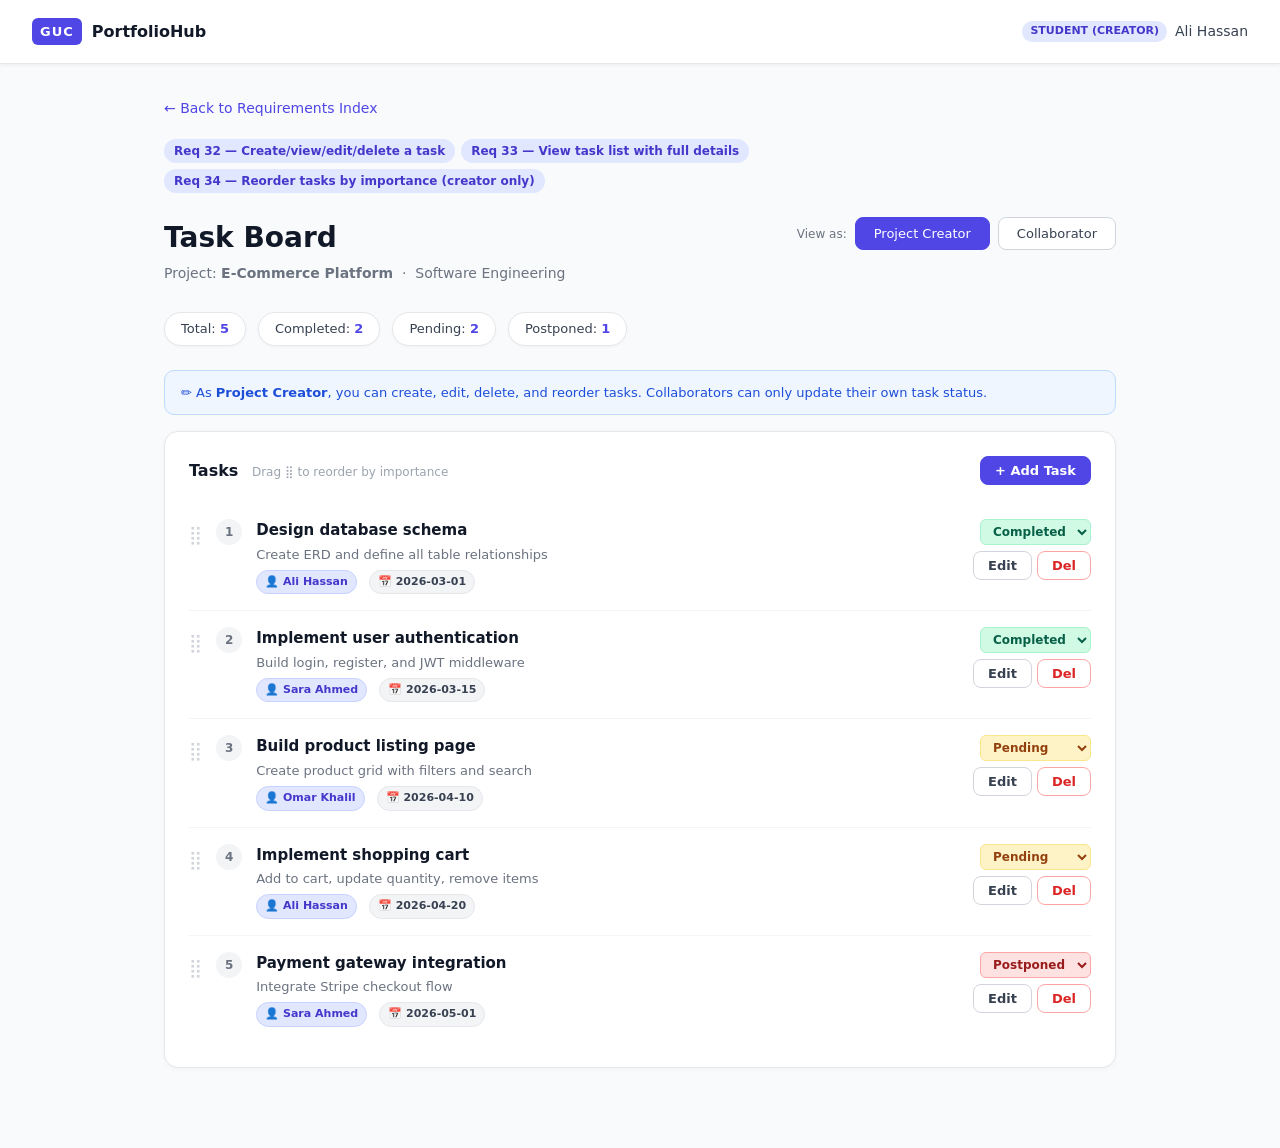
<file: requirements-html/tasks.html>
<!DOCTYPE html>
<html lang="en">
<head>
<meta charset="UTF-8" />
<meta name="viewport" content="width=device-width, initial-scale=1.0" />
<title>Task Management — GUC PortfolioHub</title>
<style>
  *,*::before,*::after{box-sizing:border-box}
  body{margin:0;font-family:system-ui,'Segoe UI',Roboto,sans-serif;font-size:16px;line-height:1.5;color:#111827;background:#f9fafb;-webkit-font-smoothing:antialiased}
  .navbar{display:flex;align-items:center;justify-content:space-between;padding:0 32px;height:64px;background:#fff;border-bottom:1px solid #e5e7eb;position:sticky;top:0;z-index:100;box-shadow:0 1px 4px rgba(0,0,0,.06)}
  .navbar__brand{display:flex;align-items:center;gap:10px;text-decoration:none}
  .navbar__logo{background:#4f46e5;color:#fff;font-weight:700;font-size:13px;padding:4px 8px;border-radius:6px;letter-spacing:1px}
  .navbar__title{font-weight:600;font-size:16px;color:#111827}
  .navbar__badge{font-size:11px;font-weight:600;text-transform:uppercase;padding:2px 8px;border-radius:99px;background:#e0e7ff;color:#4338ca}
  .navbar__name{font-size:14px;font-weight:500;color:#374151}
  .page{max-width:1000px;margin:0 auto;padding:32px 24px 60px}
  .back{display:inline-flex;align-items:center;gap:6px;font-size:14px;color:#4f46e5;text-decoration:none;font-weight:500;margin-bottom:20px}
  .back:hover{text-decoration:underline}
  .req-tags{display:flex;gap:6px;flex-wrap:wrap;margin-bottom:24px}
  .req-tag{font-size:12px;font-weight:600;background:#e0e7ff;color:#4338ca;padding:3px 10px;border-radius:99px}
  .dash-header{display:flex;align-items:flex-start;justify-content:space-between;margin-bottom:28px;gap:12px;flex-wrap:wrap}
  .dash-title{font-size:28px;font-weight:700;color:#111827;margin:0 0 4px}
  .dash-sub{font-size:14px;color:#6b7280;margin:0}
  .btn{display:inline-flex;align-items:center;justify-content:center;gap:6px;padding:10px 20px;border-radius:8px;font-size:14px;font-weight:600;cursor:pointer;border:1.5px solid transparent;transition:all .15s;font-family:inherit}
  .btn--primary{background:#4f46e5;color:#fff;border-color:#4f46e5}
  .btn--primary:hover{background:#4338ca}
  .btn--outline{background:#fff;color:#374151;border-color:#d1d5db}
  .btn--outline:hover{background:#f9fafb}
  .btn--danger{background:#fff;color:#dc2626;border-color:#fca5a5}
  .btn--danger:hover{background:#fee2e2}
  .btn--sm{padding:6px 14px;font-size:13px}
  .btn:disabled{opacity:.45;cursor:not-allowed}
  .card{background:#fff;border:1px solid #e5e7eb;border-radius:14px;padding:24px;box-shadow:0 1px 4px rgba(0,0,0,.04);margin-bottom:20px}
  .card-header-row{display:flex;align-items:center;justify-content:space-between;margin-bottom:18px;flex-wrap:wrap;gap:10px}
  .card-title{font-size:16px;font-weight:600;color:#111827;margin:0}
  /* Role banner */
  .role-selector{display:flex;gap:8px;margin-bottom:24px;flex-wrap:wrap}
  .role-btn{padding:8px 18px;border-radius:8px;border:1.5px solid #d1d5db;background:#fff;font-size:13px;font-weight:500;cursor:pointer;transition:all .15s;font-family:inherit;color:#374151}
  .role-btn--active{background:#4f46e5;color:#fff;border-color:#4f46e5}
  /* Task list */
  .task-item{display:flex;align-items:flex-start;gap:14px;padding:16px 0;border-bottom:1px solid #f3f4f6;cursor:grab}
  .task-item:last-child{border-bottom:none}
  .task-item:active{cursor:grabbing}
  .task-item.drag-over{background:#f5f3ff;border-radius:8px}
  .task-drag{color:#d1d5db;font-size:18px;cursor:grab;flex-shrink:0;padding-top:2px;user-select:none}
  .task-order{width:26px;height:26px;border-radius:50%;background:#f3f4f6;display:flex;align-items:center;justify-content:center;font-size:12px;font-weight:700;color:#6b7280;flex-shrink:0}
  .task-body{flex:1;min-width:0}
  .task-title-row{display:flex;align-items:center;gap:8px;flex-wrap:wrap;margin-bottom:4px}
  .task-title{font-weight:600;color:#111827;font-size:15px}
  .task-desc{font-size:13px;color:#6b7280;margin:0 0 6px;line-height:1.4}
  .task-meta{font-size:12px;color:#9ca3af;display:flex;gap:12px;flex-wrap:wrap}
  .status-select{border:1.5px solid #d1d5db;border-radius:6px;padding:4px 8px;font-size:12px;font-weight:600;cursor:pointer;outline:none;font-family:inherit;background:#fff}
  .status-select.pending{background:#fef3c7;color:#92400e;border-color:#fde68a}
  .status-select.completed{background:#d1fae5;color:#065f46;border-color:#a7f3d0}
  .status-select.postponed{background:#fee2e2;color:#991b1b;border-color:#fca5a5}
  .task-actions{display:flex;gap:6px;flex-shrink:0}
  .tag{display:inline-block;font-size:11px;font-weight:600;padding:3px 8px;border-radius:99px;border:1px solid}
  .tag--assignee{background:#e0e7ff;color:#4338ca;border-color:#c7d2fe}
  .tag--deadline{background:#f3f4f6;color:#374151;border-color:#e5e7eb}
  /* Form */
  .form-grid{display:grid;gap:14px}
  .field label{display:block;font-size:13px;font-weight:500;color:#374151;margin-bottom:5px}
  .field input,.field select,.field textarea{width:100%;border:1.5px solid #d1d5db;border-radius:8px;padding:10px 13px;font-size:14px;color:#111827;outline:none;font-family:inherit;transition:border-color .15s;background:#fff}
  .field input:focus,.field select:focus,.field textarea:focus{border-color:#6366f1;box-shadow:0 0 0 3px rgba(99,102,241,.1)}
  .field-row{display:grid;grid-template-columns:1fr 1fr;gap:12px}
  /* Stats */
  .stat-row{display:flex;gap:12px;flex-wrap:wrap;margin-bottom:24px}
  .stat-pill{background:#fff;border:1px solid #e5e7eb;border-radius:99px;padding:6px 16px;font-size:13px;font-weight:500;color:#374151;box-shadow:0 1px 3px rgba(0,0,0,.04)}
  .stat-pill span{font-weight:700;color:#4f46e5}
  /* Modal */
  .modal-overlay{display:none;position:fixed;inset:0;background:rgba(0,0,0,.45);z-index:200;align-items:center;justify-content:center;padding:20px}
  .modal-overlay.open{display:flex}
  .modal{background:#fff;border-radius:16px;padding:32px;width:100%;max-width:520px;box-shadow:0 20px 60px rgba(0,0,0,.15)}
  /* Toast */
  .toast{position:fixed;bottom:24px;right:24px;padding:12px 20px;border-radius:10px;font-size:14px;font-weight:500;box-shadow:0 4px 16px rgba(0,0,0,.12);z-index:999;transform:translateY(80px);opacity:0;transition:all .3s}
  .toast.show{transform:translateY(0);opacity:1}
  .toast--success{background:#10b981;color:#fff}
  .toast--info{background:#3b82f6;color:#fff}
  .info-banner{background:#eff6ff;border:1px solid #bfdbfe;border-radius:10px;padding:12px 16px;font-size:13px;color:#1d4ed8;margin-bottom:16px}
</style>
</head>
<body>
<nav class="navbar">
  <a href="index.html" class="navbar__brand">
    <span class="navbar__logo">GUC</span>
    <span class="navbar__title">PortfolioHub</span>
  </a>
  <div style="display:flex;align-items:center;gap:8px">
    <span class="navbar__badge" id="roleBadge">Student (Creator)</span>
    <span class="navbar__name">Ali Hassan</span>
  </div>
</nav>

<div class="page">
  <a href="index.html" class="back">← Back to Requirements Index</a>

  <div class="req-tags">
    <span class="req-tag">Req 32 — Create/view/edit/delete a task</span>
    <span class="req-tag">Req 33 — View task list with full details</span>
    <span class="req-tag">Req 34 — Reorder tasks by importance (creator only)</span>
  </div>

  <div class="dash-header">
    <div>
      <h1 class="dash-title">Task Board</h1>
      <p class="dash-sub">Project: <strong>E-Commerce Platform</strong> &nbsp;·&nbsp; Software Engineering</p>
    </div>
    <div style="display:flex;gap:8px;align-items:center;flex-wrap:wrap">
      <span style="font-size:12px;color:#6b7280">View as:</span>
      <button class="role-btn role-btn--active" onclick="setRole('creator',this)">Project Creator</button>
      <button class="role-btn" onclick="setRole('collaborator',this)">Collaborator</button>
    </div>
  </div>

  <!-- Stats (Req 33) -->
  <div class="stat-row" id="statRow"></div>

  <div class="info-banner" id="creatorInfo">
    ✏️ As <strong>Project Creator</strong>, you can create, edit, delete, and reorder tasks. Collaborators can only update their own task status.
  </div>
  <div class="info-banner" id="collabInfo" style="display:none">
    👤 As a <strong>Collaborator</strong>, you can view all tasks and update the status of tasks assigned to you.
  </div>

  <!-- Task list card (Req 32, 33, 34) -->
  <div class="card">
    <div class="card-header-row">
      <h2 class="card-title">Tasks <span id="reorderHint" style="font-size:12px;color:#9ca3af;font-weight:400;margin-left:8px">Drag ⣿ to reorder by importance</span></h2>
      <button class="btn btn--primary btn--sm" id="addTaskBtn" onclick="openModal(null)">+ Add Task</button>
    </div>
    <div id="taskList"></div>
    <div id="emptyTasks" style="text-align:center;padding:40px;color:#9ca3af;display:none">
      <div style="font-size:36px;margin-bottom:8px">✅</div>
      <div style="font-weight:600">No tasks yet</div>
      <div style="font-size:13px">Add your first task to get started.</div>
    </div>
  </div>
</div>

<!-- Modal -->
<div class="modal-overlay" id="modal">
  <div class="modal">
    <h2 style="margin:0 0 20px;font-size:20px;font-weight:700" id="modalTitle">New Task</h2>
    <div class="form-grid">
      <div class="field"><label>Task Title *</label><input id="f_title" type="text" placeholder="e.g. Implement user authentication"></div>
      <div class="field"><label>Description (one line) *</label><input id="f_desc" type="text" placeholder="Brief description of this task"></div>
      <div class="field-row">
        <div class="field">
          <label>Assign To *</label>
          <select id="f_assign">
            <option value="">Select collaborator...</option>
            <option value="Ali Hassan">Ali Hassan (Creator)</option>
            <option value="Sara Ahmed">Sara Ahmed</option>
            <option value="Omar Khalil">Omar Khalil</option>
          </select>
        </div>
        <div class="field">
          <label>Status</label>
          <select id="f_status">
            <option value="pending">Pending</option>
            <option value="postponed">Postponed</option>
            <option value="completed">Completed</option>
          </select>
        </div>
      </div>
      <div class="field"><label>Deadline *</label><input id="f_deadline" type="date"></div>
    </div>
    <div style="display:flex;gap:10px;margin-top:24px;justify-content:flex-end">
      <button class="btn btn--outline" onclick="closeModal()">Cancel</button>
      <button class="btn btn--primary" onclick="saveTask()">Save Task</button>
    </div>
  </div>
</div>

<div class="toast" id="toast"></div>

<script>
let tasks = [
  {id:'t1',title:'Design database schema',desc:'Create ERD and define all table relationships',assignee:'Ali Hassan',status:'completed',deadline:'2026-03-01',order:1},
  {id:'t2',title:'Implement user authentication',desc:'Build login, register, and JWT middleware',assignee:'Sara Ahmed',status:'completed',deadline:'2026-03-15',order:2},
  {id:'t3',title:'Build product listing page',desc:'Create product grid with filters and search',assignee:'Omar Khalil',status:'pending',deadline:'2026-04-10',order:3},
  {id:'t4',title:'Implement shopping cart',desc:'Add to cart, update quantity, remove items',assignee:'Ali Hassan',status:'pending',deadline:'2026-04-20',order:4},
  {id:'t5',title:'Payment gateway integration',desc:'Integrate Stripe checkout flow',assignee:'Sara Ahmed',status:'postponed',deadline:'2026-05-01',order:5},
];
let isCreator = true;
let editingId = null;
let dragSrc = null;

function setRole(role, el){
  isCreator = role==='creator';
  document.querySelectorAll('.role-btn').forEach(b=>b.classList.remove('role-btn--active'));
  el.classList.add('role-btn--active');
  document.getElementById('roleBadge').textContent = isCreator?'Student (Creator)':'Student (Collaborator)';
  document.getElementById('addTaskBtn').style.display = isCreator?'inline-flex':'none';
  document.getElementById('reorderHint').style.display = isCreator?'inline':'none';
  document.getElementById('creatorInfo').style.display = isCreator?'block':'none';
  document.getElementById('collabInfo').style.display = isCreator?'none':'block';
  render();
}

function render(){
  const sorted = [...tasks].sort((a,b)=>a.order-b.order);
  const list = document.getElementById('taskList');
  const empty = document.getElementById('emptyTasks');
  const statRow = document.getElementById('statRow');

  const counts = {pending:0,completed:0,postponed:0};
  tasks.forEach(t=>counts[t.status]=(counts[t.status]||0)+1);
  statRow.innerHTML=`
    <div class="stat-pill">Total: <span>${tasks.length}</span></div>
    <div class="stat-pill">Completed: <span>${counts.completed||0}</span></div>
    <div class="stat-pill">Pending: <span>${counts.pending||0}</span></div>
    <div class="stat-pill">Postponed: <span>${counts.postponed||0}</span></div>
  `;

  if(tasks.length===0){list.innerHTML='';empty.style.display='block';return;}
  empty.style.display='none';

  list.innerHTML = sorted.map(t=>`
    <div class="task-item" draggable="${isCreator}" data-id="${t.id}"
      ondragstart="dragStart(event,'${t.id}')"
      ondragover="dragOver(event)"
      ondrop="drop(event,'${t.id}')"
      ondragleave="dragLeave(event)">
      ${isCreator?`<span class="task-drag">⣿</span>`:'<span style="width:24px"></span>'}
      <div class="task-order">${t.order}</div>
      <div class="task-body">
        <div class="task-title-row">
          <span class="task-title">${t.title}</span>
        </div>
        <p class="task-desc">${t.desc}</p>
        <div class="task-meta">
          <span class="tag tag--assignee">👤 ${t.assignee}</span>
          <span class="tag tag--deadline">📅 ${t.deadline}</span>
        </div>
      </div>
      <div class="task-actions" style="flex-direction:column;align-items:flex-end;gap:6px">
        <select class="status-select ${t.status}" onchange="updateStatus('${t.id}',this.value)"
          ${!isCreator&&t.assignee!=='Ali Hassan'?'disabled':''}>
          <option value="pending" ${t.status==='pending'?'selected':''}>Pending</option>
          <option value="postponed" ${t.status==='postponed'?'selected':''}>Postponed</option>
          <option value="completed" ${t.status==='completed'?'selected':''}>Completed</option>
        </select>
        ${isCreator?`
        <div style="display:flex;gap:5px">
          <button class="btn btn--outline btn--sm" onclick="openModal('${t.id}')">Edit</button>
          <button class="btn btn--danger btn--sm" onclick="deleteTask('${t.id}')">Del</button>
        </div>`:''}
      </div>
    </div>
  `).join('');
}

// Drag & Drop (Req 34)
function dragStart(e,id){dragSrc=id;e.dataTransfer.effectAllowed='move';}
function dragOver(e){e.preventDefault();e.currentTarget.classList.add('drag-over');}
function dragLeave(e){e.currentTarget.classList.remove('drag-over');}
function drop(e,targetId){
  e.preventDefault();e.currentTarget.classList.remove('drag-over');
  if(!dragSrc||dragSrc===targetId)return;
  const srcTask=tasks.find(t=>t.id===dragSrc);
  const tgtTask=tasks.find(t=>t.id===targetId);
  const srcOrder=srcTask.order,tgtOrder=tgtTask.order;
  tasks=tasks.map(t=>{
    if(t.id===dragSrc)return{...t,order:tgtOrder};
    if(t.id===targetId)return{...t,order:srcOrder};
    return t;
  });
  showToast('Task order updated!','success');
  render();
}

function updateStatus(id,status){
  tasks=tasks.map(t=>t.id===id?{...t,status}:t);
  showToast('Status updated!','success');
  render();
}

function openModal(id){
  editingId=id;
  if(id){
    const t=tasks.find(x=>x.id===id);
    document.getElementById('modalTitle').textContent='Edit Task';
    document.getElementById('f_title').value=t.title;
    document.getElementById('f_desc').value=t.desc;
    document.getElementById('f_assign').value=t.assignee;
    document.getElementById('f_status').value=t.status;
    document.getElementById('f_deadline').value=t.deadline;
  } else {
    document.getElementById('modalTitle').textContent='New Task';
    document.getElementById('f_title').value='';
    document.getElementById('f_desc').value='';
    document.getElementById('f_assign').value='';
    document.getElementById('f_status').value='pending';
    document.getElementById('f_deadline').value='';
  }
  document.getElementById('modal').classList.add('open');
}

function closeModal(){document.getElementById('modal').classList.remove('open');}

function saveTask(){
  const title=document.getElementById('f_title').value.trim();
  const desc=document.getElementById('f_desc').value.trim();
  const assign=document.getElementById('f_assign').value;
  const status=document.getElementById('f_status').value;
  const deadline=document.getElementById('f_deadline').value;
  if(!title){showToast('Task title is required.','info');return;}
  if(!desc){showToast('Description is required.','info');return;}
  if(!assign){showToast('Please assign this task to a collaborator.','info');return;}
  if(!deadline){showToast('Deadline is required.','info');return;}
  if(editingId){
    tasks=tasks.map(t=>t.id===editingId?{...t,title,desc,assignee:assign,status,deadline}:t);
    showToast('Task updated!','success');
  } else {
    const maxOrder=tasks.length?Math.max(...tasks.map(t=>t.order)):0;
    tasks.push({id:'t'+Date.now(),title,desc,assignee:assign,status,deadline,order:maxOrder+1});
    showToast('Task created!','success');
  }
  closeModal();render();
}

function deleteTask(id){
  if(!confirm('Delete this task?'))return;
  tasks=tasks.filter(t=>t.id!==id);
  // Re-number
  const sorted=[...tasks].sort((a,b)=>a.order-b.order);
  sorted.forEach((t,i)=>t.order=i+1);
  tasks=sorted;
  showToast('Task deleted.','info');render();
}

function showToast(msg,type='success'){
  const t=document.getElementById('toast');
  t.textContent=msg;
  t.className=`toast toast--${type} show`;
  setTimeout(()=>t.className='toast',3500);
}

render();
</script>
</body>
</html>
</file>
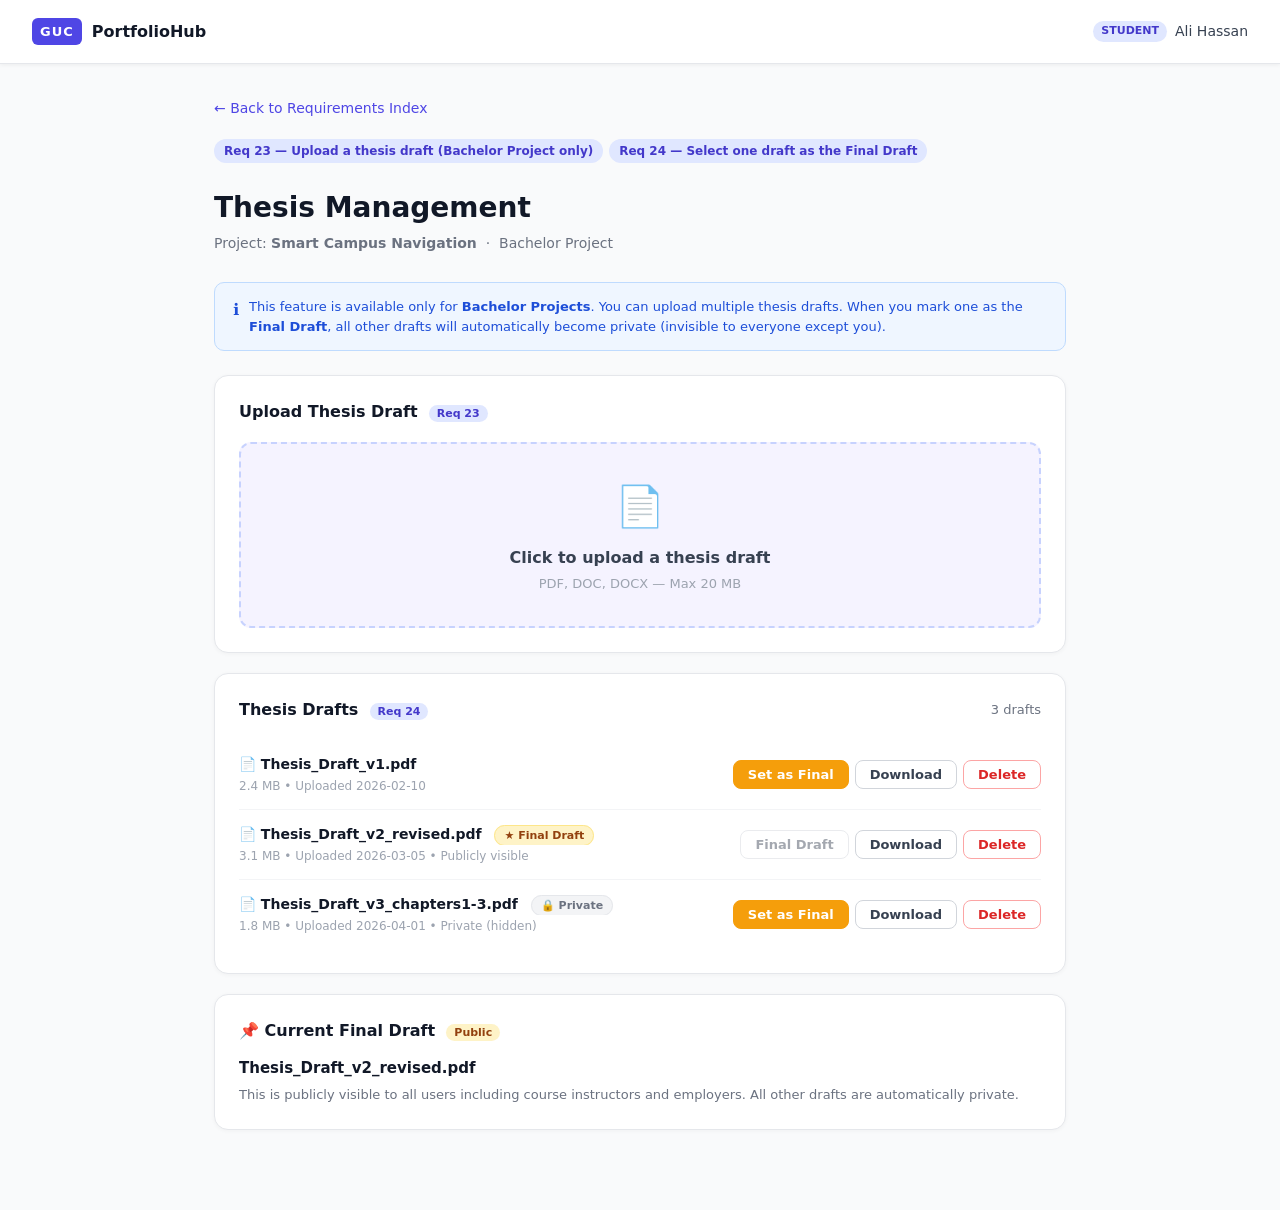
<file: requirements-html/thesis.html>
<!DOCTYPE html>
<html lang="en">
<head>
<meta charset="UTF-8" />
<meta name="viewport" content="width=device-width, initial-scale=1.0" />
<title>Thesis Management — GUC PortfolioHub</title>
<style>
  *,*::before,*::after{box-sizing:border-box}
  body{margin:0;font-family:system-ui,'Segoe UI',Roboto,sans-serif;font-size:16px;line-height:1.5;color:#111827;background:#f9fafb;-webkit-font-smoothing:antialiased}
  .navbar{display:flex;align-items:center;justify-content:space-between;padding:0 32px;height:64px;background:#fff;border-bottom:1px solid #e5e7eb;position:sticky;top:0;z-index:100;box-shadow:0 1px 4px rgba(0,0,0,.06)}
  .navbar__brand{display:flex;align-items:center;gap:10px;text-decoration:none}
  .navbar__logo{background:#4f46e5;color:#fff;font-weight:700;font-size:13px;padding:4px 8px;border-radius:6px;letter-spacing:1px}
  .navbar__title{font-weight:600;font-size:16px;color:#111827}
  .navbar__user{display:flex;align-items:center;gap:8px;margin-left:12px}
  .navbar__badge{font-size:11px;font-weight:600;text-transform:uppercase;padding:2px 8px;border-radius:99px;background:#e0e7ff;color:#4338ca}
  .navbar__name{font-size:14px;font-weight:500;color:#374151}
  .page{max-width:900px;margin:0 auto;padding:32px 24px 60px}
  .back{display:inline-flex;align-items:center;gap:6px;font-size:14px;color:#4f46e5;text-decoration:none;font-weight:500;margin-bottom:20px}
  .back:hover{text-decoration:underline}
  .req-tags{display:flex;gap:6px;flex-wrap:wrap;margin-bottom:24px}
  .req-tag{font-size:12px;font-weight:600;background:#e0e7ff;color:#4338ca;padding:3px 10px;border-radius:99px}
  .dash-header{display:flex;align-items:flex-start;justify-content:space-between;margin-bottom:28px;gap:12px;flex-wrap:wrap}
  .dash-title{font-size:28px;font-weight:700;color:#111827;margin:0 0 4px}
  .dash-sub{font-size:14px;color:#6b7280;margin:0}
  .btn{display:inline-flex;align-items:center;justify-content:center;gap:6px;padding:10px 20px;border-radius:8px;font-size:14px;font-weight:600;cursor:pointer;border:1.5px solid transparent;transition:all .15s;font-family:inherit}
  .btn--primary{background:#4f46e5;color:#fff;border-color:#4f46e5}
  .btn--primary:hover{background:#4338ca}
  .btn--outline{background:#fff;color:#374151;border-color:#d1d5db}
  .btn--outline:hover{background:#f9fafb}
  .btn--danger{background:#fff;color:#dc2626;border-color:#fca5a5}
  .btn--danger:hover{background:#fee2e2}
  .btn--sm{padding:6px 14px;font-size:13px}
  .btn--gold{background:#f59e0b;color:#fff;border-color:#f59e0b}
  .btn--gold:hover{background:#d97706}
  .btn:disabled{opacity:.45;cursor:not-allowed}
  .card{background:#fff;border:1px solid #e5e7eb;border-radius:14px;padding:24px;box-shadow:0 1px 4px rgba(0,0,0,.04);margin-bottom:20px}
  .card-header-row{display:flex;align-items:center;justify-content:space-between;margin-bottom:18px;flex-wrap:wrap;gap:10px}
  .card-title{font-size:16px;font-weight:600;color:#111827;margin:0}
  /* Info banner */
  .info-banner{background:#eff6ff;border:1px solid #bfdbfe;border-radius:10px;padding:14px 18px;font-size:13px;color:#1d4ed8;margin-bottom:24px;display:flex;align-items:flex-start;gap:10px}
  .info-banner__icon{font-size:16px;flex-shrink:0;margin-top:1px}
  /* Draft list */
  .draft-item{display:flex;align-items:center;justify-content:space-between;padding:14px 0;border-bottom:1px solid #f3f4f6;gap:12px;flex-wrap:wrap}
  .draft-item:last-child{border-bottom:none}
  .draft-info{flex:1;min-width:0}
  .draft-name{font-weight:600;color:#111827;font-size:14px;white-space:nowrap;overflow:hidden;text-overflow:ellipsis}
  .draft-meta{font-size:12px;color:#9ca3af;margin-top:2px}
  .draft-final-badge{background:#fef3c7;color:#92400e;border:1px solid #fde68a;font-size:11px;font-weight:700;padding:3px 9px;border-radius:99px;margin-left:8px}
  .draft-private-badge{background:#f3f4f6;color:#6b7280;border:1px solid #e5e7eb;font-size:11px;padding:3px 9px;border-radius:99px;margin-left:8px}
  /* Upload zone */
  .upload-zone{border:2px dashed #c7d2fe;border-radius:12px;padding:32px;text-align:center;cursor:pointer;transition:all .2s;background:#f5f3ff}
  .upload-zone:hover{border-color:#4f46e5;background:#ede9fe}
  .upload-zone__icon{font-size:40px;margin-bottom:10px}
  .upload-zone__text{font-weight:600;color:#374151;margin-bottom:4px}
  .upload-zone__sub{font-size:13px;color:#9ca3af}
  /* Toast */
  .toast{position:fixed;bottom:24px;right:24px;padding:12px 20px;border-radius:10px;font-size:14px;font-weight:500;box-shadow:0 4px 16px rgba(0,0,0,.12);z-index:999;transform:translateY(80px);opacity:0;transition:all .3s}
  .toast.show{transform:translateY(0);opacity:1}
  .toast--success{background:#10b981;color:#fff}
  .toast--info{background:#3b82f6;color:#fff}
  .toast--warn{background:#f59e0b;color:#fff}
  /* Warning banner */
  .warn-banner{background:#fffbeb;border:1px solid #fde68a;border-radius:10px;padding:14px 18px;font-size:13px;color:#92400e;margin-bottom:24px;display:flex;align-items:flex-start;gap:10px}
  .actions-row{display:flex;gap:6px;flex-wrap:wrap}
</style>
</head>
<body>
<nav class="navbar">
  <a href="index.html" class="navbar__brand">
    <span class="navbar__logo">GUC</span>
    <span class="navbar__title">PortfolioHub</span>
  </a>
  <div style="display:flex;align-items:center;gap:8px">
    <span class="navbar__badge">Student</span>
    <span class="navbar__name">Ali Hassan</span>
  </div>
</nav>

<div class="page">
  <a href="index.html" class="back">← Back to Requirements Index</a>

  <div class="req-tags">
    <span class="req-tag">Req 23 — Upload a thesis draft (Bachelor Project only)</span>
    <span class="req-tag">Req 24 — Select one draft as the Final Draft</span>
  </div>

  <div class="dash-header">
    <div>
      <h1 class="dash-title">Thesis Management</h1>
      <p class="dash-sub">Project: <strong>Smart Campus Navigation</strong> &nbsp;·&nbsp; Bachelor Project</p>
    </div>
  </div>

  <div class="info-banner">
    <span class="info-banner__icon">ℹ️</span>
    <span>This feature is available only for <strong>Bachelor Projects</strong>. You can upload multiple thesis drafts. When you mark one as the <strong>Final Draft</strong>, all other drafts will automatically become private (invisible to everyone except you).</span>
  </div>

  <!-- Upload section -->
  <div class="card">
    <div class="card-header-row">
      <h2 class="card-title">Upload Thesis Draft &nbsp;<span style="font-size:11px;background:#e0e7ff;color:#4338ca;padding:2px 8px;border-radius:99px">Req 23</span></h2>
    </div>
    <div class="upload-zone" onclick="document.getElementById('fileInput').click()">
      <input type="file" id="fileInput" accept=".pdf,.doc,.docx" style="display:none" onchange="handleUpload(this)">
      <div class="upload-zone__icon">📄</div>
      <div class="upload-zone__text">Click to upload a thesis draft</div>
      <div class="upload-zone__sub">PDF, DOC, DOCX — Max 20 MB</div>
    </div>
  </div>

  <!-- Drafts list -->
  <div class="card">
    <div class="card-header-row">
      <h2 class="card-title">Thesis Drafts &nbsp;<span style="font-size:11px;background:#e0e7ff;color:#4338ca;padding:2px 8px;border-radius:99px">Req 24</span></h2>
      <span style="font-size:13px;color:#6b7280" id="draftCount"></span>
    </div>

    <div id="draftsList"></div>
    <div id="emptyDrafts" style="text-align:center;padding:32px;color:#9ca3af;display:none">
      <div style="font-size:32px;margin-bottom:8px">📄</div>
      <div style="font-weight:600">No drafts uploaded yet</div>
      <div style="font-size:13px">Upload your first thesis draft above.</div>
    </div>
  </div>

  <!-- Final Draft info -->
  <div class="card" id="finalDraftCard" style="display:none">
    <h2 class="card-title" style="margin-bottom:14px">📌 Current Final Draft &nbsp;<span style="font-size:11px;background:#fef3c7;color:#92400e;padding:2px 8px;border-radius:99px">Public</span></h2>
    <p id="finalDraftName" style="font-size:15px;font-weight:600;color:#111827;margin:0 0 6px"></p>
    <p style="font-size:13px;color:#6b7280;margin:0">This is publicly visible to all users including course instructors and employers. All other drafts are automatically private.</p>
  </div>
</div>

<div class="toast" id="toast"></div>

<script>
let drafts = [
  {id:'d1',name:'Thesis_Draft_v1.pdf',size:'2.4 MB',date:'2026-02-10',isFinal:false,isPrivate:false},
  {id:'d2',name:'Thesis_Draft_v2_revised.pdf',size:'3.1 MB',date:'2026-03-05',isFinal:true,isPrivate:false},
  {id:'d3',name:'Thesis_Draft_v3_chapters1-3.pdf',size:'1.8 MB',date:'2026-04-01',isFinal:false,isPrivate:true},
];

function render(){
  const list = document.getElementById('draftsList');
  const empty = document.getElementById('emptyDrafts');
  const finalCard = document.getElementById('finalDraftCard');
  const count = document.getElementById('draftCount');
  const finalDraft = drafts.find(d=>d.isFinal);

  count.textContent = `${drafts.length} draft${drafts.length!==1?'s':''}`;

  if(drafts.length===0){list.innerHTML='';empty.style.display='block';finalCard.style.display='none';return;}
  empty.style.display='none';

  if(finalDraft){
    finalCard.style.display='block';
    document.getElementById('finalDraftName').textContent=finalDraft.name;
  } else {
    finalCard.style.display='none';
  }

  list.innerHTML = drafts.map(d=>`
    <div class="draft-item">
      <div class="draft-info">
        <div class="draft-name">
          📄 ${d.name}
          ${d.isFinal?'<span class="draft-final-badge">★ Final Draft</span>':''}
          ${d.isPrivate&&!d.isFinal?'<span class="draft-private-badge">🔒 Private</span>':''}
        </div>
        <div class="draft-meta">${d.size} &bull; Uploaded ${d.date} ${d.isFinal?'&bull; Publicly visible':d.isPrivate?'&bull; Private (hidden)':''}</div>
      </div>
      <div class="actions-row">
        ${!d.isFinal?`<button class="btn btn--gold btn--sm" onclick="setFinal('${d.id}')">Set as Final</button>`:'<button class="btn btn--sm btn--outline" disabled>Final Draft</button>'}
        <button class="btn btn--outline btn--sm" onclick="downloadDraft('${d.name}')">Download</button>
        <button class="btn btn--danger btn--sm" onclick="deleteDraft('${d.id}')">Delete</button>
      </div>
    </div>
  `).join('');
}

function setFinal(id){
  if(!confirm('Set this as the Final Draft? All other drafts will become private and invisible to others.'))return;
  drafts = drafts.map(d=>({...d,isFinal:d.id===id,isPrivate:d.id!==id}));
  showToast('Final Draft set! All other drafts are now private.','success');
  render();
}

function deleteDraft(id){
  const d = drafts.find(x=>x.id===id);
  if(d.isFinal&&!confirm('This is the Final Draft. Delete it anyway?'))return;
  if(!d.isFinal&&!confirm('Delete this draft?'))return;
  drafts = drafts.filter(x=>x.id!==id);
  showToast('Draft deleted.','info');
  render();
}

function downloadDraft(name){showToast(`Downloading "${name}"...`,'info');}

function handleUpload(input){
  const file = input.files[0];
  if(!file)return;
  const allowed = ['application/pdf','application/msword','application/vnd.openxmlformats-officedocument.wordprocessingml.document'];
  if(!allowed.includes(file.type)){showToast('Only PDF, DOC, DOCX files are allowed.','warn');input.value='';return;}
  const sizeMB = (file.size/1024/1024).toFixed(1);
  drafts.push({id:'d'+Date.now(),name:file.name,size:sizeMB+' MB',date:new Date().toISOString().slice(0,10),isFinal:false,isPrivate:false});
  showToast('Thesis draft uploaded successfully!','success');
  input.value='';
  render();
}

function showToast(msg,type='success'){
  const t=document.getElementById('toast');
  t.textContent=msg;
  t.className=`toast toast--${type} show`;
  setTimeout(()=>t.className='toast',3500);
}

render();
</script>
</body>
</html>
</file>
<file: SE/src/styles.css>
:root {
  --bg: #f6f8fb;
  --surface: #ffffff;
  --primary: #1d4ed8;
  --primary-dark: #1e40af;
  --text: #0f172a;
  --muted: #64748b;
  --border: #dbe2ea;
}

* {
  box-sizing: border-box;
}

body {
  margin: 0;
  font-family: "Segoe UI", Tahoma, sans-serif;
  background: var(--bg);
  color: var(--text);
}

.app-shell {
  max-width: 1200px;
  margin: 0 auto;
  padding: 1rem;
}

.topbar {
  background: linear-gradient(135deg, #1e3a8a, #2563eb);
  color: white;
  border-radius: 12px;
  padding: 1rem 1.2rem;
}

.topbar h1 {
  margin: 0 0 0.25rem;
  font-size: 1.4rem;
}

.topbar p {
  margin: 0;
  opacity: 0.92;
}

.nav {
  display: flex;
  gap: 0.6rem;
  flex-wrap: wrap;
  margin: 1rem 0;
}

.nav a {
  text-decoration: none;
  color: var(--text);
  padding: 0.55rem 0.8rem;
  border: 1px solid var(--border);
  border-radius: 8px;
  background: var(--surface);
  transition: 0.2s;
}

.nav a.active,
.nav a:hover {
  color: white;
  border-color: var(--primary);
  background: var(--primary);
}

.content {
  display: block;
}

.card {
  background: var(--surface);
  border: 1px solid var(--border);
  border-radius: 12px;
  padding: 1rem;
  margin-bottom: 1rem;
}

.grid {
  display: grid;
  grid-template-columns: repeat(auto-fit, minmax(290px, 1fr));
  gap: 0.8rem;
}

.stack {
  display: flex;
  flex-direction: column;
  gap: 0.8rem;
}

.row {
  display: flex;
  gap: 0.5rem;
  flex-wrap: wrap;
  align-items: center;
}

input,
select,
button {
  font: inherit;
}

input,
select {
  min-width: 180px;
  border: 1px solid var(--border);
  border-radius: 8px;
  padding: 0.5rem 0.6rem;
  background: #fff;
}

button,
.button-link {
  border: none;
  border-radius: 8px;
  padding: 0.5rem 0.75rem;
  background: var(--primary);
  color: #fff;
  text-decoration: none;
  cursor: pointer;
  transition: 0.2s;
}

button:hover,
.button-link:hover {
  background: var(--primary-dark);
}

.list {
  list-style: none;
  margin: 0;
  padding: 0;
}

.list-item {
  display: flex;
  justify-content: space-between;
  align-items: flex-start;
  gap: 0.7rem;
  padding: 0.7rem 0;
  border-bottom: 1px solid var(--border);
}

.list-item:last-child {
  border-bottom: none;
}

.task-item {
  flex-direction: column;
}

.comments-box {
  width: 100%;
  border: 1px dashed var(--border);
  border-radius: 10px;
  padding: 0.7rem;
}

.comments-box h4 {
  margin: 0 0 0.5rem;
}

.comment-item p {
  margin: 0;
}

.muted {
  color: var(--muted);
}

@media (max-width: 700px) {
  .topbar h1 {
    font-size: 1.1rem;
  }

  input,
  select {
    width: 100%;
  }
}
</file>
